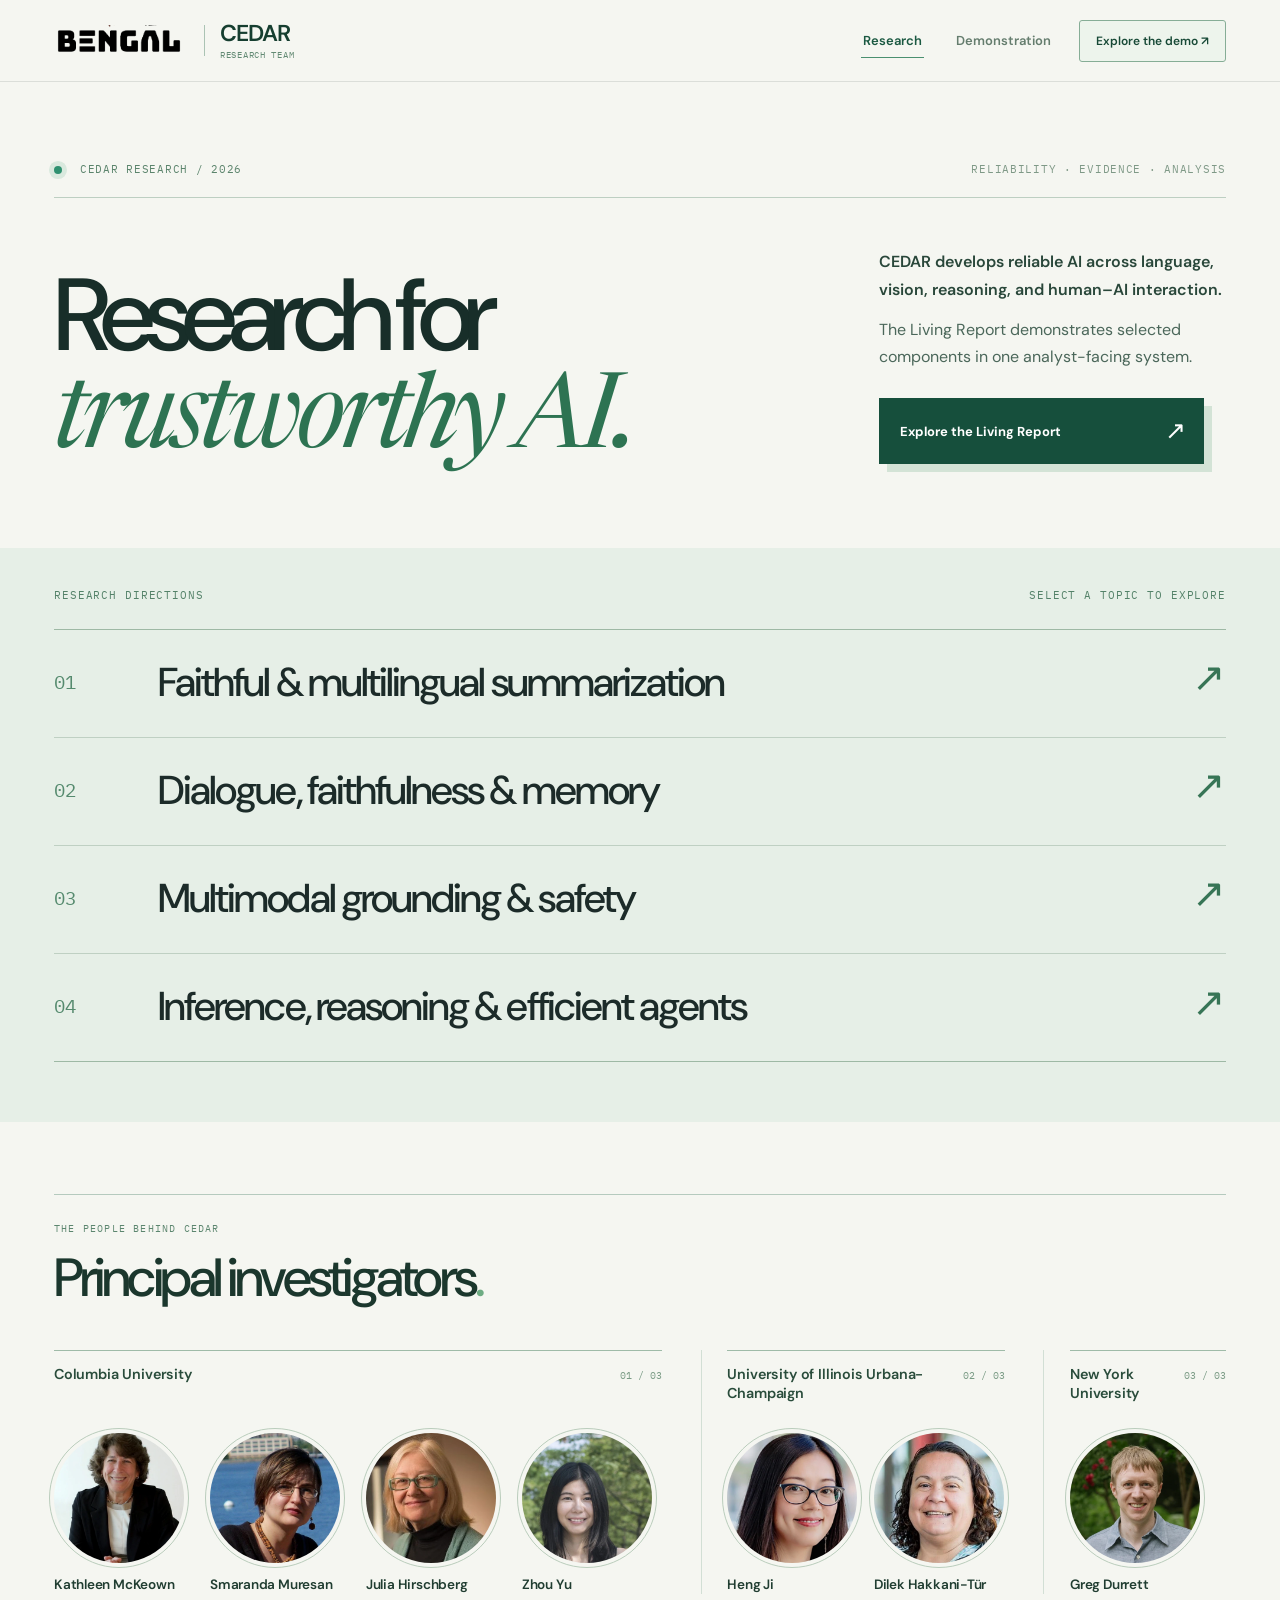
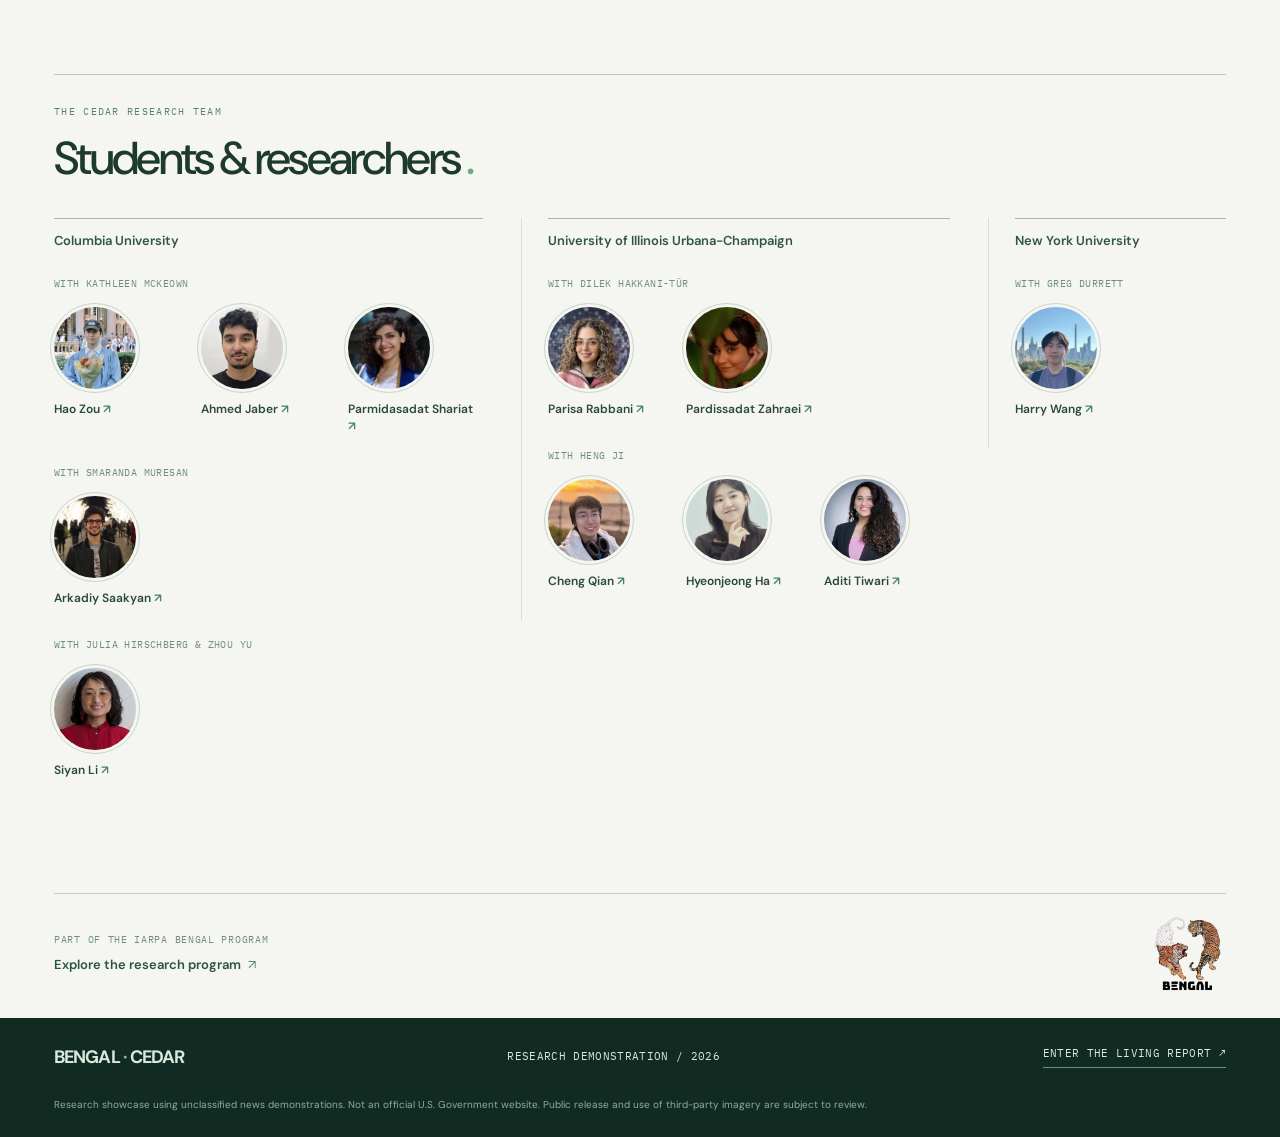
<file: index.html>
<!doctype html>
<html lang="en"><head><meta charset="utf-8"><meta name="viewport" content="width=device-width,initial-scale=1"><meta name="theme-color" content="#f5f5f0"><meta name="description" content="CEDAR is a Columbia, Illinois and NYU research collaboration investigating trustworthy, evidence-grounded AI. Explore the research and Living Report demonstration."><title>BENGAL · CEDAR — Research & Publications</title><link rel="icon" href="./assets/identity/favicon.png"><link rel="preconnect" href="https://fonts.googleapis.com"><link rel="preconnect" href="https://fonts.gstatic.com" crossorigin><link href="https://fonts.googleapis.com/css2?family=DM+Sans:wght@400;500;600;700&family=IBM+Plex+Mono:wght@400;500;600&family=Newsreader:opsz,wght@6..72,400;6..72,500;6..72,600&display=swap" rel="stylesheet"><link rel="stylesheet" href="./styles.css"><link rel="stylesheet" href="./v2.css?v=3.1-students"><script defer src="./home.js"></script></head>
<body class="home-page"><a class="skip-link" href="#main">Skip to research</a><header class="site-header cedar-header" id="top"><div class="page-width nav-inner"><a class="cedar-brand" href="./index.html" aria-label="CEDAR research home"><img src="./assets/identity/bengal-wordmark.png" width="379" height="86" alt="BENGAL"><span class="brand-divider" aria-hidden="true"></span><span class="brand-cedar">CEDAR<span class="brand-tiny">RESEARCH TEAM</span></span></a><nav class="cedar-main-nav" aria-label="Main navigation"><a class="active" href="./index.html" aria-current="page">Research</a><a href="./demo.html">Demonstration</a></nav><a class="nav-cta cedar-nav-cta" href="./demo.html">Explore the demo ↗</a></div></header>
<main id="main" class="home-content">
 <section class="home-opening page-width" aria-labelledby="home-title"><div class="home-eyebrow"><span class="signal-dot"></span> CEDAR RESEARCH / 2026 <span>RELIABILITY · EVIDENCE · ANALYSIS</span></div>
 <div class="home-open-grid"><div><h1 id="home-title">Research for<br><em>trustworthy AI.</em></h1></div><div class="home-descriptor"><p>CEDAR develops reliable AI across language, vision, reasoning, and human–AI interaction.</p><p>The Living Report demonstrates selected components in one analyst-facing system.</p><a class="home-action" href="./demo.html"><span>Explore the Living Report</span><b aria-hidden="true">↗</b></a></div></div>
 </section>
 <section class="home-research" id="research" aria-labelledby="research-title"><div class="page-width"><div class="home-register-kicker"><span>RESEARCH DIRECTIONS</span><span>SELECT A TOPIC TO EXPLORE</span></div><h2 id="research-title" class="sr-only">CEDAR research directions</h2>
 <div class="research-accordion">
  <article class="research-entry" id="research-summarization"><h3><button type="button" class="research-toggle" aria-expanded="false" aria-controls="research-panel-1"><span class="entry-num">01</span><span class="entry-title">Faithful &amp; multilingual summarization</span><span class="entry-icon" aria-hidden="true">↗</span></button></h3><div class="research-panel" id="research-panel-1" hidden><div class="entry-content"><p>Preserve supported facts while updating evolving reports across languages.</p><div class="research-details"><div class="paper-item"><span class="paper-venue">EMNLP 2026</span><a href="https://aclanthology.org/2026.emnlp-main.1876/" target="_blank" rel="noopener noreferrer">Detect, Remask, Repair: Diffusion Editing for Faithful Summarization of Evolving Contexts <span aria-hidden="true">↗</span></a></div><div class="paper-item"><span class="paper-venue">ICLR 2027 · Submission</span><a href="https://openreview.net/pdf?id=yxFkCh4T25" target="_blank" rel="noopener noreferrer">Finding the Parallels: A Path to Evaluating Summarization from Low-Resource Languages <span aria-hidden="true">↗</span></a></div><p class="research-in-progress"><span>ONGOING RESEARCH</span> Low-resource language summarization and framing.</p><a class="research-demo-link" href="./demo.html#report">See it in the demo ↗</a></div></div></div></article>
  <article class="research-entry" id="research-dialogue"><h3><button type="button" class="research-toggle" aria-expanded="false" aria-controls="research-panel-2"><span class="entry-num">02</span><span class="entry-title">Dialogue, faithfulness &amp; memory</span><span class="entry-icon" aria-hidden="true">↗</span></button></h3><div class="research-panel" id="research-panel-2" hidden><div class="entry-content"><p>Detect unsupported answers, examine uncertainty, and protect conversational memory.</p><div class="research-details"><div class="paper-item"><span class="paper-venue">EMNLP 2026</span><a href="https://aclanthology.org/2026.findings-emnlp.571/" target="_blank" rel="noopener noreferrer">MemGuard: Preventing Memory Contamination in Long-Term Memory-Augmented Large Language Models <span aria-hidden="true">↗</span></a></div><div class="paper-item"><span class="paper-venue">COLM 2026</span><a href="https://arxiv.org/abs/2610.00568" target="_blank" rel="noopener noreferrer">Emergent Unfaithfulness: How Alignment Training Causes Language Models to Silently Override Task Faithfulness <span aria-hidden="true">↗</span></a></div><div class="paper-item"><span class="paper-venue">EMNLP 2026</span><a href="https://arxiv.org/abs/2605.27721" target="_blank" rel="noopener noreferrer">UserHarness: Harnessing User Minds for Stronger Agent Theory-of-Mind <span aria-hidden="true">↗</span></a></div><p class="research-in-progress"><span>ONGOING RESEARCH</span> Dialogue auditing, confidence estimation, and multilingual memory.</p><a class="research-demo-link" href="./demo.html#dialogue">See it in the demo ↗</a></div></div></div></article>
  <article class="research-entry" id="research-evidence"><h3><button type="button" class="research-toggle" aria-expanded="false" aria-controls="research-panel-3"><span class="entry-num">03</span><span class="entry-title">Multimodal grounding &amp; safety</span><span class="entry-icon" aria-hidden="true">↗</span></button></h3><div class="research-panel" id="research-panel-3" hidden><div class="entry-content"><p>Connect visual information to evidence, study perception, and detect cross-modal risks.</p><div class="research-details"><div class="paper-item"><span class="paper-venue">ICML 2026 · Spotlight</span><a href="https://arxiv.org/abs/2607.21600" target="_blank" rel="noopener noreferrer">Securing Multimodal AI through Internal Information Decomposition <span aria-hidden="true">↗</span></a></div><div class="paper-item"><span class="paper-venue">NeurIPS 2026</span><a href="https://arxiv.org/pdf/2609.12078v1" target="_blank" rel="noopener noreferrer">Feature Recovery for Object Understanding Under Physical Transformation <span aria-hidden="true">↗</span></a></div><div class="paper-item"><span class="paper-venue">NeurIPS 2026</span><a href="https://openreview.net/pdf?id=NBGxbQl0VI" target="_blank" rel="noopener noreferrer">Mixture of Layers: Dynamic Layer Routing for Visual Reasoning <span aria-hidden="true">↗</span></a></div><div class="paper-item"><span class="paper-venue">NeurIPS 2026</span><a href="https://arxiv.org/pdf/2605.26396" target="_blank" rel="noopener noreferrer">Advancing Creative Physical Intelligence in Large Multimodal Models <span aria-hidden="true">↗</span></a></div><p class="research-in-progress"><span>ONGOING RESEARCH</span> Visual reasoning, robust perception, and multimodal memory.</p><a class="research-demo-link" href="./demo.html#visuals">See it in the demo ↗</a></div></div></div></article>
  <article class="research-entry" id="research-inference"><h3><button type="button" class="research-toggle" aria-expanded="false" aria-controls="research-panel-4"><span class="entry-num">04</span><span class="entry-title">Inference, reasoning &amp; efficient agents</span><span class="entry-icon" aria-hidden="true">↗</span></button></h3><div class="research-panel" id="research-panel-4" hidden><div class="entry-content"><p>Evaluate evidence-backed conclusions and plan when agents should seek more information.</p><div class="research-details"><div class="paper-item"><span class="paper-venue">COLM 2026</span><a href="https://proceedings.colm.cc/paper_files/paper/2026/file/ca0f5358dbadda74b3049711887e9ead-Paper-Conference.pdf" target="_blank" rel="noopener noreferrer">Sememe: Causal Modeling for Task-Aware Depth Pruning of Large Language Models <span aria-hidden="true">↗</span></a></div><div class="paper-item"><span class="paper-venue">COLM 2026</span><a href="https://arxiv.org/abs/2605.02910" target="_blank" rel="noopener noreferrer">CreativityBench: Evaluating Agent Creative Reasoning via Affordance-Based Tool Repurposing <span aria-hidden="true">↗</span></a></div><div class="paper-item"><span class="paper-venue">COLM 2026</span><a href="https://arxiv.org/abs/2607.21971" target="_blank" rel="noopener noreferrer">Teaching LLMs to Self-Evolve: Cultivating Core Meta-Skills with Reinforcement Learning <span aria-hidden="true">↗</span></a></div><p class="research-in-progress"><span>ONGOING RESEARCH</span> Evidence assessment, inference smoothing, agent calibration, and cost-aware information gathering. Publications forthcoming.</p></div></div></div></article>
 </div>
 </div></section>

 <section class="pi-section page-width" id="team" aria-labelledby="pi-title">
  <div class="pi-section-heading"><span class="pi-label">THE PEOPLE BEHIND CEDAR</span><h2 id="pi-title">Principal investigators<span class="pi-title-dot">.</span></h2></div>
  <div class="pi-institutions">
   <section class="pi-university pi-university-columbia" aria-labelledby="pi-columbia">
    <div class="pi-university-heading"><h3 id="pi-columbia">Columbia University</h3><span>01 / 03</span></div>
    <div class="pi-people">
     <article class="pi-profile"><a class="pi-photo-link" href="https://www.cs.columbia.edu/~kathy/" target="_blank" rel="noopener noreferrer" aria-label="Kathleen McKeown — personal homepage"><img src="./assets/people/mckeown.webp" width="440" height="440" alt="Kathleen McKeown" loading="lazy"></a><a class="pi-name" href="https://www.cs.columbia.edu/~kathy/" target="_blank" rel="noopener noreferrer">Kathleen McKeown<span aria-hidden="true">↗</span></a></article>
     <article class="pi-profile"><a class="pi-photo-link" href="https://www.cs.columbia.edu/~smara/" target="_blank" rel="noopener noreferrer" aria-label="Smaranda Muresan — personal homepage"><img src="./assets/people/muresan.webp" width="440" height="440" alt="Smaranda Muresan" loading="lazy"></a><a class="pi-name" href="https://www.cs.columbia.edu/~smara/" target="_blank" rel="noopener noreferrer">Smaranda Muresan<span aria-hidden="true">↗</span></a></article>
     <article class="pi-profile"><a class="pi-photo-link" href="https://www.cs.columbia.edu/~julia/" target="_blank" rel="noopener noreferrer" aria-label="Julia Hirschberg — personal homepage"><img src="./assets/people/hirschberg.webp" width="440" height="440" alt="Julia Hirschberg" loading="lazy"></a><a class="pi-name" href="https://www.cs.columbia.edu/~julia/" target="_blank" rel="noopener noreferrer">Julia Hirschberg<span aria-hidden="true">↗</span></a></article>
     <article class="pi-profile"><a class="pi-photo-link" href="https://www.cs.columbia.edu/~zhouyu/" target="_blank" rel="noopener noreferrer" aria-label="Zhou Yu — personal homepage"><img src="./assets/people/yu.webp" width="440" height="440" alt="Zhou Yu" loading="lazy"></a><a class="pi-name" href="https://www.cs.columbia.edu/~zhouyu/" target="_blank" rel="noopener noreferrer">Zhou Yu<span aria-hidden="true">↗</span></a></article>
    </div>
   </section>
   <section class="pi-university pi-university-illinois" aria-labelledby="pi-illinois">
    <div class="pi-university-heading"><h3 id="pi-illinois">University of Illinois Urbana-Champaign</h3><span>02 / 03</span></div>
    <div class="pi-people">
     <article class="pi-profile"><a class="pi-photo-link" href="https://blender.cs.illinois.edu/hengji.html" target="_blank" rel="noopener noreferrer" aria-label="Heng Ji — personal homepage"><img src="./assets/people/ji.webp" width="440" height="440" alt="Heng Ji" loading="lazy"></a><a class="pi-name" href="https://blender.cs.illinois.edu/hengji.html" target="_blank" rel="noopener noreferrer">Heng Ji<span aria-hidden="true">↗</span></a></article>
     <article class="pi-profile"><a class="pi-photo-link" href="https://siebelschool.illinois.edu/about/people/all-faculty/dilek" target="_blank" rel="noopener noreferrer" aria-label="Dilek Hakkani-Tür — personal homepage"><img src="./assets/people/hakkani-tur.webp" width="440" height="440" alt="Dilek Hakkani-Tür" loading="lazy"></a><a class="pi-name" href="https://siebelschool.illinois.edu/about/people/all-faculty/dilek" target="_blank" rel="noopener noreferrer">Dilek Hakkani-Tür<span aria-hidden="true">↗</span></a></article>
    </div>
   </section>
   <section class="pi-university pi-university-nyu" aria-labelledby="pi-nyu">
    <div class="pi-university-heading"><h3 id="pi-nyu">New York University</h3><span>03 / 03</span></div>
    <div class="pi-people">
     <article class="pi-profile"><a class="pi-photo-link" href="https://gregdurrett.github.io/" target="_blank" rel="noopener noreferrer" aria-label="Greg Durrett — personal homepage"><img src="./assets/people/durrett.webp" width="440" height="440" alt="Greg Durrett" loading="lazy"></a><a class="pi-name" href="https://gregdurrett.github.io/" target="_blank" rel="noopener noreferrer">Greg Durrett<span aria-hidden="true">↗</span></a></article>
    </div>
   </section>
  </div>
 </section>
 
    <!-- CEDAR_STUDENT_DIRECTORY_V31 -->

    <section class="cedar-students page-width"
             id="students"
             aria-labelledby="students-heading">

      <div class="cedar-students-header">
        <div>
          <span class="cedar-students-kicker">
            THE CEDAR RESEARCH TEAM
          </span>

          <h2 id="students-heading">
            Students &amp; researchers
            <span class="pi-title-dot">.</span>
          </h2>
        </div>

      </div>

      <div class="cedar-student-institutions">
        
        <section class="cedar-student-institution"
                 data-campus="columbia">
          <h3>Columbia University</h3>
          
            <div class="cedar-student-group">
              <p class="cedar-student-group-label">
                WITH KATHLEEN MCKEOWN
              </p>

              <div class="cedar-student-people">
                
                <article class="cedar-student-profile">
                  <a class="cedar-student-portrait"
                     href="https://haozou-official.github.io/"
                     target="_blank"
                     rel="noopener noreferrer"
                     aria-label="Hao Zou profile">
                    <img src="./assets/people/student-hao-zou.jpg"
                         alt="Hao Zou"
                         width="560"
                         height="560"
                         loading="lazy">
                  </a>

                  <a class="cedar-student-name"
                     href="https://haozou-official.github.io/"
                     target="_blank"
                     rel="noopener noreferrer">
                    Hao Zou <span aria-hidden="true">↗</span>
                  </a>
                </article>
                
                <article class="cedar-student-profile">
                  <a class="cedar-student-portrait"
                     href="https://www.linkedin.com/in/ajaber/"
                     target="_blank"
                     rel="noopener noreferrer"
                     aria-label="Ahmed Jaber profile">
                    <img src="./assets/people/student-ahmed-jaber.jpg"
                         alt="Ahmed Jaber"
                         width="560"
                         height="560"
                         loading="lazy">
                  </a>

                  <a class="cedar-student-name"
                     href="https://www.linkedin.com/in/ajaber/"
                     target="_blank"
                     rel="noopener noreferrer">
                    Ahmed Jaber <span aria-hidden="true">↗</span>
                  </a>
                </article>
                
                <article class="cedar-student-profile">
                  <a class="cedar-student-portrait"
                     href="https://www.linkedin.com/in/parmidashariat/"
                     target="_blank"
                     rel="noopener noreferrer"
                     aria-label="Parmidasadat Shariat profile">
                    <img src="./assets/people/student-parmida-shariat.jpg"
                         alt="Parmidasadat Shariat"
                         width="560"
                         height="560"
                         loading="lazy">
                  </a>

                  <a class="cedar-student-name"
                     href="https://www.linkedin.com/in/parmidashariat/"
                     target="_blank"
                     rel="noopener noreferrer">
                    Parmidasadat Shariat <span aria-hidden="true">↗</span>
                  </a>
                </article>
                
              </div>
            </div>
            
            <div class="cedar-student-group">
              <p class="cedar-student-group-label">
                WITH SMARANDA MURESAN
              </p>

              <div class="cedar-student-people">
                
                <article class="cedar-student-profile">
                  <a class="cedar-student-portrait"
                     href="https://asaakyan.github.io/"
                     target="_blank"
                     rel="noopener noreferrer"
                     aria-label="Arkadiy Saakyan profile">
                    <img src="./assets/people/student-arkadiy-saakyan.jpg"
                         alt="Arkadiy Saakyan"
                         width="560"
                         height="560"
                         loading="lazy">
                  </a>

                  <a class="cedar-student-name"
                     href="https://asaakyan.github.io/"
                     target="_blank"
                     rel="noopener noreferrer">
                    Arkadiy Saakyan <span aria-hidden="true">↗</span>
                  </a>
                </article>
                
              </div>
            </div>
            
            <div class="cedar-student-group">
              <p class="cedar-student-group-label">
                WITH JULIA HIRSCHBERG &AMP; ZHOU YU
              </p>

              <div class="cedar-student-people">
                
                <article class="cedar-student-profile">
                  <a class="cedar-student-portrait"
                     href="https://siyan-sylvia-li.com/"
                     target="_blank"
                     rel="noopener noreferrer"
                     aria-label="Siyan Li profile">
                    <img src="./assets/people/student-siyan-li.jpg"
                         alt="Siyan Li"
                         width="560"
                         height="560"
                         loading="lazy">
                  </a>

                  <a class="cedar-student-name"
                     href="https://siyan-sylvia-li.com/"
                     target="_blank"
                     rel="noopener noreferrer">
                    Siyan Li <span aria-hidden="true">↗</span>
                  </a>
                </article>
                
              </div>
            </div>
            
        </section>
        
        <section class="cedar-student-institution"
                 data-campus="illinois">
          <h3>University of Illinois Urbana-Champaign</h3>
          
            <div class="cedar-student-group">
              <p class="cedar-student-group-label">
                WITH DILEK HAKKANI-TÜR
              </p>

              <div class="cedar-student-people">
                
                <article class="cedar-student-profile">
                  <a class="cedar-student-portrait"
                     href="https://ladypary.github.io/"
                     target="_blank"
                     rel="noopener noreferrer"
                     aria-label="Parisa Rabbani profile">
                    <img src="./assets/people/student-parisa-rabbani.jpg"
                         alt="Parisa Rabbani"
                         width="560"
                         height="560"
                         loading="lazy">
                  </a>

                  <a class="cedar-student-name"
                     href="https://ladypary.github.io/"
                     target="_blank"
                     rel="noopener noreferrer">
                    Parisa Rabbani <span aria-hidden="true">↗</span>
                  </a>
                </article>
                
                <article class="cedar-student-profile">
                  <a class="cedar-student-portrait"
                     href="https://pardissz.github.io/"
                     target="_blank"
                     rel="noopener noreferrer"
                     aria-label="Pardissadat Zahraei profile">
                    <img src="./assets/people/student-pardissadat-zahraei.jpg"
                         alt="Pardissadat Zahraei"
                         width="560"
                         height="560"
                         loading="lazy">
                  </a>

                  <a class="cedar-student-name"
                     href="https://pardissz.github.io/"
                     target="_blank"
                     rel="noopener noreferrer">
                    Pardissadat Zahraei <span aria-hidden="true">↗</span>
                  </a>
                </article>
                
              </div>
            </div>
            
            <div class="cedar-student-group">
              <p class="cedar-student-group-label">
                WITH HENG JI
              </p>

              <div class="cedar-student-people">
                
                <article class="cedar-student-profile">
                  <a class="cedar-student-portrait"
                     href="https://qiancheng0.github.io/"
                     target="_blank"
                     rel="noopener noreferrer"
                     aria-label="Cheng Qian profile">
                    <img src="./assets/people/student-cheng-qian.jpg"
                         alt="Cheng Qian"
                         width="560"
                         height="560"
                         loading="lazy">
                  </a>

                  <a class="cedar-student-name"
                     href="https://qiancheng0.github.io/"
                     target="_blank"
                     rel="noopener noreferrer">
                    Cheng Qian <span aria-hidden="true">↗</span>
                  </a>
                </article>
                
                <article class="cedar-student-profile">
                  <a class="cedar-student-portrait"
                     href="https://hyeonjeongha.github.io/"
                     target="_blank"
                     rel="noopener noreferrer"
                     aria-label="Hyeonjeong Ha profile">
                    <img src="./assets/people/student-hyeonjeong-ha.jpg"
                         alt="Hyeonjeong Ha"
                         width="560"
                         height="560"
                         loading="lazy">
                  </a>

                  <a class="cedar-student-name"
                     href="https://hyeonjeongha.github.io/"
                     target="_blank"
                     rel="noopener noreferrer">
                    Hyeonjeong Ha <span aria-hidden="true">↗</span>
                  </a>
                </article>
                
                <article class="cedar-student-profile">
                  <a class="cedar-student-portrait"
                     href="https://adititiwari19.github.io/"
                     target="_blank"
                     rel="noopener noreferrer"
                     aria-label="Aditi Tiwari profile">
                    <img src="./assets/people/student-aditi-tiwari.jpg"
                         alt="Aditi Tiwari"
                         width="560"
                         height="560"
                         loading="lazy">
                  </a>

                  <a class="cedar-student-name"
                     href="https://adititiwari19.github.io/"
                     target="_blank"
                     rel="noopener noreferrer">
                    Aditi Tiwari <span aria-hidden="true">↗</span>
                  </a>
                </article>
                
              </div>
            </div>
            
        </section>
        
        <section class="cedar-student-institution"
                 data-campus="nyu">
          <h3>New York University</h3>
          
            <div class="cedar-student-group">
              <p class="cedar-student-group-label">
                WITH GREG DURRETT
              </p>

              <div class="cedar-student-people">
                
                <article class="cedar-student-profile">
                  <a class="cedar-student-portrait"
                     href="https://www.linkedin.com/in/harry-wang-575220381/"
                     target="_blank"
                     rel="noopener noreferrer"
                     aria-label="Harry Wang profile">
                    <img src="./assets/people/student-harry-wang.jpg"
                         alt="Harry Wang"
                         width="560"
                         height="560"
                         loading="lazy">
                  </a>

                  <a class="cedar-student-name"
                     href="https://www.linkedin.com/in/harry-wang-575220381/"
                     target="_blank"
                     rel="noopener noreferrer">
                    Harry Wang <span aria-hidden="true">↗</span>
                  </a>
                </article>
                
              </div>
            </div>
            
        </section>
        
      </div>
    </section>
    <section class="cedar-program-mark page-width" aria-label="BENGAL program context">
  <div class="cedar-program-copy"><span>PART OF THE IARPA BENGAL PROGRAM</span><a href="https://www.iarpa.gov/research-programs/bengal" target="_blank" rel="noopener noreferrer">Explore the research program <b aria-hidden="true">↗</b></a></div>
  <img src="./assets/identity/bengal-tigers.png" alt="BENGAL program tiger illustration" loading="lazy">
 </section>
</main><footer class="home-footer"><div class="page-width home-footer-grid"><span>BENGAL <b>·</b> CEDAR</span><span>RESEARCH DEMONSTRATION / 2026</span><a href="./demo.html">ENTER THE LIVING REPORT ↗</a></div><div class="page-width home-disclaimer">Research showcase using unclassified news demonstrations. Not an official U.S. Government website. Public release and use of third-party imagery are subject to review.</div></footer></body></html>
</file>
<file: styles.css>
:root{
  --paper:#f5f5f0;--white:#fffefa;--ink:#1c2b29;--muted:#6b7873;--line:#d8dfd8;--forest:#164c3f;--forest-light:#255f51;--soft:#e8efeb;--dark:#152c28;--mono:'IBM Plex Mono',ui-monospace,monospace;--sans:'DM Sans',Arial,sans-serif;--serif:'Newsreader',Georgia,serif;
}
*{box-sizing:border-box}
html{scroll-behavior:smooth;scroll-padding-top:84px}
body{margin:0;background:var(--paper);color:var(--ink);font-family:var(--sans);-webkit-font-smoothing:antialiased;overflow-x:hidden}
button,a{ -webkit-tap-highlight-color:transparent}
a{color:inherit;text-decoration:none} button{font:inherit}
button:focus-visible,a:focus-visible{outline:3px solid #5aab94;outline-offset:4px}
::selection{background:#bddbd0;color:#172c27}
.page-width{width:min(100% - 108px,1330px);margin-inline:auto}
.scroll-progress{position:fixed;height:3px;left:0;top:0;width:100%;transform:scaleX(0);transform-origin:left center;background:#609d89;z-index:50;pointer-events:none}
.skip-link{position:fixed;top:-80px;left:15px;padding:12px 20px;background:#fff;z-index:120}.skip-link:focus{top:15px}
.site-header{height:80px;position:sticky;top:0;z-index:40;background:rgba(245,245,240,.96);border-bottom:1px solid rgba(26,49,43,.12);backdrop-filter:blur(16px)}
.nav-inner{height:100%;display:flex;align-items:center;gap:38px}
.brand{display:inline-flex;align-items:center;gap:11px;white-space:nowrap}
.brand-name{font-weight:700;font-size:26px;letter-spacing:-.095em}.brand-dot{color:#36836b}.brand-emblem{width:25px;height:27px;display:flex;align-items:flex-end;gap:3px;transform:skew(-9deg)}.brand-emblem span{width:6px;background:var(--forest);display:block;border-radius:1px}.brand-emblem span:nth-child(1){height:16px}.brand-emblem span:nth-child(2){height:26px}.brand-emblem span:nth-child(3){height:21px}
.desktop-nav{display:flex;align-items:center;justify-content:center;gap:30px;margin-left:auto}.desktop-nav a{font-size:13px;color:#52635d;font-weight:600;transition:color .2s}.desktop-nav a:hover,.desktop-nav a.is-current{color:var(--forest)}.desktop-nav a.is-current::after{content:'';height:3px;background:var(--forest);display:block;margin-top:5px}
.nav-cta{background:var(--forest);color:#fff;padding:13px 16px;display:inline-flex;align-items:center;gap:24px;border:1px solid var(--forest);font-size:12px;font-weight:600;white-space:nowrap;transition:background .2s,transform .2s}.nav-cta:hover{background:#286f59;transform:translateY(-1px)}.nav-cta span{font-size:17px}
.menu-toggle{display:none;border:0;background:none;width:42px;height:38px;align-items:center;justify-content:center;flex-direction:column;gap:7px;cursor:pointer}.menu-toggle span{width:23px;height:2px;background:var(--ink)}.mobile-nav{display:none}
.opening{position:relative;overflow:hidden;padding:80px 0 27px;background:var(--paper)}.opening-ornament{position:absolute;right:0;top:0;height:240px;width:25%;border-left:1px solid #e3e8e2;pointer-events:none;display:flex;align-items:flex-start;justify-content:space-between;padding:22px 35px 0 25px;font:9px var(--mono);color:#a1aaa2;letter-spacing:.05em;transform:rotate(0deg)}.opening-ornament:before,.opening-ornament:after{content:'';position:absolute;right:20px;top:84px;height:1px;width:260px;transform:rotate(-28deg);background:rgba(25,71,55,.05)}.opening-ornament:after{top:116px}.opening-ornament span:last-child{writing-mode:vertical-rl}
.eyebrow{font-family:var(--mono);font-size:10px;letter-spacing:.095em;color:var(--forest);font-weight:500;display:flex;align-items:center;gap:13px}.eyebrow-rule{height:1px;width:29px;background:#a1b9a9}.live-mark{height:7px;width:7px;background:#48977b;border-radius:50%;box-shadow:0 0 0 4px #dcece3}
.opening-grid{display:grid;grid-template-columns:minmax(0,1.65fr) minmax(300px,.65fr);gap:45px;align-items:end;margin-top:52px;margin-bottom:67px}
.opening h1{margin:0;font-size:clamp(64px,7.05vw,123px);line-height:.94;letter-spacing:-.085em;font-weight:500;max-width:1050px}.opening h1 em{font-family:var(--serif);font-weight:400;letter-spacing:-.065em;color:var(--forest);white-space:nowrap}
.opening-side{padding-left:14px;padding-bottom:7px}.opening-side p{font-size:16px;line-height:1.85;max-width:350px;margin:0 0 36px;color:#566862}.round-link{display:flex;align-items:center;gap:15px;font-size:13px;font-weight:700;color:var(--forest);width:max-content}.round-link .round-arrow{border:1px solid #b8c9bf;border-radius:50%;width:43px;height:43px;display:grid;place-items:center;font-size:22px;transition:background .25s,color .25s,transform .25s}.round-link:hover .round-arrow{background:var(--forest);color:white;transform:rotate(-45deg)}
.opening-visual{border:1px solid #ccd6cd;background:#fff;box-shadow:0 18px 65px rgba(31,54,44,.08);position:relative}.figure-topline,.figure-bottomline{font:10px var(--mono);letter-spacing:.05em;color:#75837b;display:flex;align-items:center;justify-content:space-between;gap:25px}.figure-topline{padding:15px 19px;border-bottom:1px solid #e7ece8;background:#fff}.figure-bottomline{padding:18px 21px;background:#fafbf9;border-top:1px solid #e8ece8}.image-button{display:block;width:100%;padding:0;margin:0;border:0;background:transparent;text-align:left;cursor:zoom-in;overflow:hidden}.image-button img{display:block;width:100%;height:auto;transition:transform .65s cubic-bezier(.2,.8,.2,1),filter .4s}.image-button:hover img{transform:scale(1.018)}.opening .image-button img{aspect-ratio:2048/997;object-fit:cover}
.opening-foot{display:flex;justify-content:space-between;margin-top:22px;font:10px var(--mono);color:#87958b;letter-spacing:.05em}.opening-foot span span{color:var(--forest);font-size:14px}
.section-index{display:flex;gap:18px;align-items:center;font:10px var(--mono);letter-spacing:.09em;font-weight:600;color:var(--forest);white-space:nowrap}.section-index span:first-child{width:35px;color:#87958e}.section-index::after{content:'';height:1px;flex:1;background:var(--line);margin-left:10px}
.thesis{padding-top:138px;padding-bottom:110px}.thesis-grid{display:grid;grid-template-columns:1.28fr .62fr;gap:90px;padding-top:63px}.thesis h2{font-size:clamp(47px,5.1vw,88px);font-weight:500;line-height:1.09;letter-spacing:-.065em;margin:0}.thesis h2 i{font-family:var(--serif);font-weight:400;color:var(--forest)}.thesis-copy{padding-top:15px}.thesis-copy p{font-size:15px;line-height:1.9;color:#5e6d65;margin:0 0 20px}.principle{font:10px var(--mono);letter-spacing:.04em;color:var(--forest);padding-top:25px;margin-top:38px;border-top:1px solid #cdd9d0;line-height:2}.principle span{display:block;font-weight:700;letter-spacing:.05em}.hairline{height:1px;width:100%;background:var(--line);margin-top:95px}
.chapter{padding:112px 0}.chapter-heading{display:flex;justify-content:space-between;align-items:end;gap:65px;margin:55px 0 65px}.chapter-heading h2,.evidence-heading h2{font-size:clamp(53px,6vw,96px);line-height:1.01;letter-spacing:-.07em;font-weight:500;margin:0;max-width:850px}.chapter-heading h2 em,.evidence-heading h2 em{font-family:var(--serif);font-style:italic;font-weight:400;letter-spacing:-.045em;color:var(--forest)}.chapter-heading>p,.evidence-heading>p{width:min(100%,320px);font-size:15px;line-height:1.87;color:var(--muted);margin:0 4px 5px 0}
.report-chapter{background:#e9eeea;padding-top:98px;padding-bottom:120px}.report-chapter .section-index::after{background:#ccd6cd}
.story-workspace{display:grid;grid-template-columns:355px minmax(0,1fr);border:1px solid #cddad1;background:#f6f8f5;min-height:675px;box-shadow:0 22px 70px rgba(27,52,42,.06)}
.story-left{padding:29px 0 25px;border-right:1px solid #d1ddd3;display:flex;flex-direction:column}.story-kicker{font:10px var(--mono);color:#456858;letter-spacing:.08em;margin:0 30px 26px;display:flex;justify-content:space-between}.story-kicker span{font-size:15px}.timeline-list{display:flex;flex-direction:column}.timeline-item{cursor:pointer;background:transparent;border:0;border-top:1px solid #e2e9e2;display:grid;grid-template-columns:12px 72px 1fr 22px;align-items:center;gap:9px;text-align:left;padding:19px 25px;color:#6a7970;transition:background .2s,color .2s}.timeline-item:last-child{border-bottom:1px solid #e2e9e2}.timeline-item:hover{background:#ebf3ed;color:var(--forest)}.timeline-item.active{background:#dce9de;color:#1b5c45}.timeline-dot{width:7px;height:7px;border:1px solid #95a69b;border-radius:50%}.timeline-item.active .timeline-dot{border:0;background:#25765a;box-shadow:0 0 0 4px #c6dacd}.timeline-date,.timeline-id{font:10px var(--mono);white-space:nowrap}.timeline-name{font-size:12px;font-weight:600}.timeline-id{text-align:right;opacity:.65}.story-detail{margin:auto 29px 0;padding-top:40px}.story-detail-label{display:flex;align-items:center;gap:13px;color:#277157;font:10px var(--mono);letter-spacing:.065em}.story-detail-label span:first-child{background:#277157;color:#fff;padding:6px 9px}.story-detail h3{font-size:24px;line-height:1.21;letter-spacing:-.035em;font-weight:600;margin:18px 0 10px}.story-detail p{font-size:13px;color:#65766b;line-height:1.76;margin:0;min-height:90px}
.story-right{display:flex;flex-direction:column;min-width:0;padding:22px 23px 23px}.figure-topline.dark{background:transparent;padding:8px 3px 14px;color:#5d7569;border-bottom:0}.story-image{background:#fff;border:1px solid #ced9d1;box-shadow:0 8px 25px #1b3d300e}.story-image img{aspect-ratio:2048/997;object-fit:cover}.story-note{margin-top:auto;padding:24px 10px 2px;display:flex;gap:20px;align-items:flex-start}.story-note p{color:#576e60;font-size:13px;line-height:1.8;max-width:565px;margin:0}.story-note .removed{color:#a64741}.story-note .added{color:#2b618a}.arrow-sigil{font:36px var(--serif);line-height:1;color:#507a69}
.evidence-chapter{padding-top:132px;padding-bottom:140px}.evidence-heading{display:grid;grid-template-columns:minmax(0,1fr) 320px;gap:70px;align-items:end;margin-top:52px;margin-bottom:62px}.evidence-visual{position:relative;margin-left:110px;background:#e1e7e1;padding:28px 28px 0}.evidence-visual .image-button{background:#fff;border:1px solid #d0d9d0;box-shadow:0 18px 35px #324e4017}.evidence-stamp{position:absolute;left:-110px;top:30px;width:100px;display:flex;flex-direction:column;font:10px var(--mono);color:var(--forest);line-height:1.5;letter-spacing:.04em}.evidence-stamp .stamp-arrow{font:52px var(--serif);line-height:1.5}.under-figure{display:flex;justify-content:space-between;padding:20px 0 24px;font:10px var(--mono);color:#6c8471;letter-spacing:.035em}
.beyond-chapter{background:var(--dark);color:#f2f4ed;padding-bottom:130px}.beyond-chapter .section-index{color:#b6d8c6}.beyond-chapter .section-index span:first-child{color:#799d8b}.beyond-chapter .section-index::after{background:#3c554a}.beyond-chapter .chapter-heading h2 em{color:#b7d9c7}.beyond-chapter .chapter-heading>p{color:#aebfb5}.split-stories{display:grid;grid-template-columns:1fr 1fr;gap:28px}.split-story{background:#1d3831;border:1px solid #35554a;padding:32px 32px 26px;display:flex;flex-direction:column;min-width:0}.split-tag{color:#a4d0b8;font:10px var(--mono);letter-spacing:.08em;margin-bottom:24px}.split-story h3{font-weight:500;letter-spacing:-.05em;line-height:1.1;font-size:clamp(30px,3.4vw,50px);margin:0 0 17px}.split-story p{color:#b7c8bd;line-height:1.85;font-size:14px;max-width:500px;margin:0 0 38px;min-height:76px}.split-image{margin-top:auto;border:1px solid #608074;background:#fff}.split-image img{aspect-ratio:2.05;object-fit:cover}.split-caption{font:10px var(--mono);color:#89af9b;letter-spacing:.065em;padding-top:18px}
.dialogue-chapter{background:var(--paper);padding-top:145px;padding-bottom:138px}.dialogue-module{margin-top:35px;border:1px solid #cbd8cf;background:#fffefa;box-shadow:0 15px 45px #1e4c3810}.dialogue-controls{display:grid;grid-template-columns:repeat(4,1fr);border-bottom:1px solid #d8e2d8}.dialogue-tab{cursor:pointer;background:#f0f2ee;border:0;border-right:1px solid #d8e2d8;padding:23px 23px;display:flex;align-items:center;gap:14px;color:#66766a;font-size:14px;font-weight:600;text-align:left}.dialogue-tab:last-child{border-right:0}.dialogue-tab span{font:10px var(--mono);opacity:.7}.dialogue-tab.active{background:#fffefa;color:var(--forest);box-shadow:inset 0 3px var(--forest)}.dialogue-tab:not(.active):hover{background:#e8eee8;color:#275c4c}
.dialogue-body{padding:48px;display:grid;grid-template-columns:minmax(240px,.7fr) minmax(0,1.3fr);align-items:center;gap:60px;min-height:520px}.dialogue-copy{align-self:stretch;display:flex;flex-direction:column;justify-content:center}.dialogue-label{font:10px var(--mono);letter-spacing:.065em;color:#40846a}.dialogue-copy h3{font-size:clamp(33px,4vw,62px);line-height:1.08;letter-spacing:-.07em;font-weight:500;margin:23px 0 25px;max-width:430px}.dialogue-copy p{color:#687a6f;line-height:1.92;font-size:15px;max-width:430px;margin:0}.dialogue-counter{margin-top:auto;padding-top:42px;display:flex;gap:18px;align-items:center;color:#4c7664;font:10px var(--mono)}.count-line{flex:1;background:#d9e5dc;height:2px;max-width:150px}.count-line span{display:block;background:var(--forest);height:100%;width:25%;transition:width .3s}.dialogue-image{max-height:440px;border:1px solid #dce6df;background:#e7ece7;box-shadow:0 10px 42px #274b3917;display:flex;align-items:center;justify-content:center}.dialogue-image img{height:440px;max-height:100%;width:100%;object-fit:contain;object-position:center;transform:none !important}
.closing-statement{padding:0 0 132px}.closing-line{height:1px;background:#bacac0}.closing-statement .reveal{padding:64px 0 82px;display:grid;grid-template-columns:230px 1fr;gap:40px}.closing-kicker{font:11px var(--mono);color:var(--forest);padding-top:11px}.closing-statement p{font-size:clamp(49px,5.2vw,85px);line-height:1.14;letter-spacing:-.072em;font-weight:500;margin:0}.closing-statement p em{color:var(--forest);font-family:var(--serif);font-weight:400}
.research-chapter{background:#e1eae2;padding:100px 0 115px}.research-grid{display:grid;grid-template-columns:1fr 1fr;gap:110px}.research-chapter .section-index::after{display:none}.research-left h2{font-size:clamp(75px,8vw,130px);font-weight:500;letter-spacing:-.09em;line-height:.93;margin:60px 0 0}.research-left h2 em{font-family:var(--serif);font-weight:400;color:var(--forest)}.research-right{padding-top:59px}.research-right p{color:#51685b;font-size:17px;line-height:1.86;margin:0 0 26px;max-width:535px}.research-meta{border-top:1px solid #b6cab9;padding-top:24px;margin-top:43px;display:flex;flex-direction:column;gap:12px;color:#486956;font:10px var(--mono);letter-spacing:.045em}
.footer{background:#10241f;color:#e6eee6;padding:68px 0 40px}.footer-upper{display:flex;align-items:center;justify-content:space-between;padding-bottom:65px}.footer-brand{font-size:78px;font-weight:700;letter-spacing:-.11em;line-height:1}.footer-brand span{color:#91d0b4}.back-to-top{font:12px var(--mono);color:#a7cfb8}.footer-lower{display:flex;justify-content:space-between;gap:35px;border-top:1px solid #3a5147;padding-top:25px;color:#9bb3a5;font:10px var(--mono);letter-spacing:.05em}.footer-disclaimer{font-size:11px;line-height:1.7;color:#7f9c8c;margin-top:50px;max-width:700px}
.image-dialog{position:fixed;max-width:min(96vw,1600px);max-height:94vh;width:min(96vw,1600px);padding:0;border:1px solid #c9d9ca;background:#f6f7f3;color:var(--ink);box-shadow:0 25px 100px #091e1999}.image-dialog::backdrop{background:rgba(10,26,21,.83);backdrop-filter:blur(4px)}.dialog-top{display:flex;justify-content:space-between;align-items:center;gap:10px;padding:16px 20px;font:10px var(--mono);color:#597468;letter-spacing:.06em;border-bottom:1px solid #d8e3d8}.dialog-top button{background:none;border:0;font:12px var(--mono);cursor:pointer;color:var(--forest);font-weight:600}.dialog-image-wrap{overflow:auto;max-height:75vh;display:flex;justify-content:center;align-items:center;padding:18px}.dialog-image-wrap img{display:block;max-width:100%;max-height:72vh;width:auto;height:auto;object-fit:contain}.image-dialog p{font-size:12px;line-height:1.5;color:#617568;margin:0;padding:0 20px 18px}
.reveal{opacity:0;transform:translateY(20px);transition:opacity .8s ease,transform .8s cubic-bezier(.2,.78,.2,1)}.reveal.visible{opacity:1;transform:translateY(0)}
@media (max-width:1200px){.page-width{width:min(100% - 64px,1170px)}.desktop-nav{gap:17px}.desktop-nav a{font-size:12px}.nav-inner{gap:18px}.nav-cta{gap:10px}.opening-grid{grid-template-columns:1.45fr .75fr}.opening h1{font-size:clamp(58px,6.6vw,103px)}.thesis-grid{gap:35px}.story-workspace{grid-template-columns:300px 1fr}.timeline-item{padding-left:14px;padding-right:14px;grid-template-columns:10px 62px 1fr 20px;gap:5px}}
@media (max-width:900px){.desktop-nav,.nav-cta{display:none}.nav-inner{justify-content:space-between}.menu-toggle{display:flex}.mobile-nav:not([hidden]){display:flex;position:absolute;top:80px;left:0;right:0;flex-direction:column;gap:0;background:#f5f5f0;box-shadow:0 14px 25px #213e301c;border-bottom:1px solid var(--line);padding:14px 32px 25px}.mobile-nav a{font-weight:600;font-size:15px;padding:13px 0;border-bottom:1px solid #e0e6e0}.opening-grid{grid-template-columns:1fr;gap:25px}.opening h1{font-size:clamp(55px,9vw,96px)}.opening-side{padding:0;display:flex;justify-content:space-between;align-items:center;gap:40px}.opening-side p{margin:0;max-width:570px}.thesis-grid{grid-template-columns:1fr;gap:25px}.thesis h2{max-width:700px}.thesis-copy{max-width:670px}.chapter-heading,.evidence-heading{display:block}.chapter-heading>p,.evidence-heading>p{margin-top:30px;width:100%;max-width:600px}.story-workspace{grid-template-columns:1fr}.story-left{border-right:0;border-bottom:1px solid #d1ddd3}.timeline-list{display:grid;grid-template-columns:repeat(5,minmax(0,1fr));padding:0 15px}.timeline-item{display:flex;flex-direction:column;gap:8px;text-align:center;padding:12px 6px;min-height:96px;border-bottom:1px solid #e2e9e2}.timeline-id{display:none}.timeline-date{font-size:9px}.timeline-name{font-size:11px}.story-detail{margin:30px 25px 0;padding:0}.story-detail p{min-height:0}.evidence-visual{margin-left:0}.evidence-stamp{display:none}.dialogue-body{gap:28px;padding:28px}.dialogue-copy h3{font-size:42px}.research-grid{gap:40px}}
@media (max-width:640px){html{scroll-padding-top:69px}.page-width{width:calc(100% - 38px)}.site-header{height:68px}.mobile-nav:not([hidden]){top:68px}.brand-name{font-size:23px}.brand-emblem{transform:scale(.85) skew(-9deg)}.opening{padding:59px 0 20px}.opening-ornament{display:none}.eyebrow{font-size:8px;gap:7px;flex-wrap:wrap}.opening-grid{margin-top:35px;margin-bottom:44px}.opening h1{font-size:clamp(47px,12.3vw,75px);letter-spacing:-.077em;line-height:1.02}.opening h1 em{white-space:normal}.opening-side{display:block}.opening-side p{font-size:14px;line-height:1.8;margin-bottom:20px}.round-link .round-arrow{width:36px;height:36px}.figure-topline,.figure-bottomline{font-size:8px;gap:12px;padding:10px 9px}.figure-topline span:last-child{display:none}.figure-bottomline span{flex:1;text-align:center}.opening-foot{font-size:8px}.section-index{font-size:9px}.thesis{padding-top:85px;padding-bottom:50px}.thesis-grid{padding-top:35px}.thesis h2{font-size:clamp(41px,11vw,66px)}.thesis-copy p{font-size:14px}.hairline{margin-top:60px}.chapter{padding:78px 0}.chapter-heading{margin:40px 0}.chapter-heading h2,.evidence-heading h2{font-size:clamp(46px,12.2vw,68px)}.chapter-heading>p,.evidence-heading>p{font-size:14px;line-height:1.8}.report-chapter{padding-bottom:80px}.story-left{padding:21px 0}.story-kicker{margin:0 20px 18px}.timeline-list{gap:0;padding:0 7px}.timeline-item{min-height:89px;padding:10px 2px}.timeline-name{font-size:9px;line-height:1.25;max-width:62px}.timeline-date{font-size:8px}.story-detail{margin:27px 20px 0}.story-detail h3{font-size:23px}.story-detail p{font-size:12px}.story-right{padding:12px}.figure-topline.dark{font-size:8px}.story-note{padding:20px 0 7px;gap:9px}.story-note p{font-size:12px}.arrow-sigil{font-size:30px}.evidence-chapter{padding:95px 0}.evidence-heading{margin-top:37px;margin-bottom:43px}.evidence-visual{padding:9px 9px 0}.under-figure{font-size:8px;gap:8px}.under-figure span:last-child{display:none}.beyond-chapter{padding-bottom:90px}.split-stories{grid-template-columns:1fr}.split-story{padding:22px}.split-story p{min-height:0;margin-bottom:24px}.split-story h3{font-size:38px}.dialogue-controls{grid-template-columns:repeat(4,minmax(0,1fr))}.dialogue-tab{font-size:11px;padding:16px 5px;justify-content:center;gap:6px;flex-direction:column}.dialogue-tab span{font-size:9px}.dialogue-body{grid-template-columns:1fr;padding:22px;min-height:0;gap:23px}.dialogue-copy h3{font-size:40px;margin:15px 0}.dialogue-copy p{font-size:13px}.dialogue-counter{margin-top:0;padding-top:22px}.dialogue-image{height:390px}.dialogue-image img{height:390px}.closing-statement{padding-bottom:85px}.closing-statement .reveal{display:block;padding:40px 0 55px}.closing-kicker{display:block;margin-bottom:30px}.closing-statement p{font-size:clamp(44px,10vw,64px)}.research-chapter{padding:75px 0 90px}.research-grid{grid-template-columns:1fr;gap:30px}.research-left h2{font-size:83px;margin-top:35px}.research-right{padding-top:0}.research-right p{font-size:14px}.footer{padding:52px 0 33px}.footer-upper{padding-bottom:50px}.footer-brand{font-size:63px}.footer-lower{flex-direction:column;font-size:9px;gap:13px}.footer-disclaimer{margin-top:32px}.dialog-top span{display:none}.image-dialog{width:97vw;max-width:97vw;max-height:93vh}.dialog-image-wrap{padding:8px}}
@media (prefers-reduced-motion:reduce){html{scroll-behavior:auto}*,*:before,*:after{transition-duration:.01ms !important;animation-duration:.01ms !important}.reveal{opacity:1;transform:none}}

/* ═══ BENGAL WEBSITE V1.1 — INSTITUTIONAL EDITION ═══ */
.brand-official{gap:15px;min-width:0}.brand-official img{width:138px;height:auto;display:block;object-fit:contain}.brand-subtitle{border-left:1px solid #c5d4ca;padding-left:14px;display:block;font:600 9px/1.5 var(--mono);letter-spacing:.04em;color:#315f4f}.brand-subtitle small{font:400 8px/1.5 var(--mono);letter-spacing:0;color:#849188}.nav-inner{gap:26px}.desktop-nav{gap:22px}.desktop-nav a{font-size:12px}.nav-cta{font-size:11px;padding:11px 13px;gap:9px}
.collaboration-strip{margin-top:40px;border-top:1px solid #d4ded5;border-bottom:1px solid #d4ded5;padding:27px 0;display:grid;grid-template-columns:.8fr 1.7fr;gap:40px;align-items:center}.collaboration-copy{display:grid;gap:8px}.collaboration-kicker{font:10px var(--mono);color:#2d6855;letter-spacing:.06em}.collaboration-title{font:18px/1.3 var(--serif);font-weight:500;color:#2a3b33}.collaboration-logos{display:grid;grid-template-columns:1fr 1.4fr .7fr;gap:34px;align-items:center;justify-items:center}.institution{min-height:68px;display:flex;align-items:center;justify-content:center;width:100%;filter:saturate(.87);transition:filter .25s,transform .25s}.institution:hover{filter:saturate(1.05);transform:translateY(-3px)}.institution img{display:block;max-width:100%;height:auto;object-fit:contain}.institution-columbia img{width:148px;max-height:83px}.institution-illinois img{width:205px;max-height:53px}.institution-nyu img{width:84px;max-height:67px}.opening-foot{margin-top:20px}
.beyond-chapter{background:#f7f7f2}.language-feature{display:grid;grid-template-columns:.46fr 1fr;background:#fffefa;border:1px solid #d7dfd8;box-shadow:0 20px 58px #233b2a12;min-height:410px}.language-caption{padding:47px 39px;display:flex;flex-direction:column;align-items:flex-start;justify-content:center}.language-number{font:10px var(--mono);letter-spacing:.06em;color:#2a7559}.language-caption h3{font:500 clamp(35px,3.5vw,55px)/1.08 var(--serif);letter-spacing:-.038em;margin:24px 0}.language-caption p{font:14px/1.9 var(--sans);color:#66776b;max-width:345px}.language-meta{display:flex;flex-wrap:wrap;gap:12px;justify-content:space-between;padding-top:26px;margin-top:24px;border-top:1px solid #dce3db;width:100%;font:10px var(--mono);color:#39735d}.language-visual{min-width:0;display:flex;flex-direction:column;background:#eff4ef;justify-content:center;padding:22px}.language-visual .figure-topline{background:transparent;border-color:#dce3dd;padding:12px 8px}.language-visual .image-button{border:1px solid #d2dfd5;background:white;box-shadow:0 15px 35px #17392813}
.visual-chapter{background:#0e2520;color:#f0f6ee;position:relative;overflow:hidden;padding:116px 0 105px}.visual-chapter:before{position:absolute;content:'';top:-200px;right:-70px;width:850px;height:850px;border:1px solid #6ab39420;border-radius:50%;box-shadow:0 0 0 90px #70aa8c07,0 0 0 190px #70aa8c07;pointer-events:none}.section-index-light{color:#a2cfb7}.section-index-light span:first-child{color:#7caa92}.section-index-light:after{background:#34584a}.visual-opening{display:grid;grid-template-columns:1.45fr .55fr;gap:55px;align-items:end;margin:48px 0 63px}.visual-opening h2{font-size:clamp(62px,6.5vw,102px);line-height:.99;letter-spacing:-.073em;font-weight:500;margin:15px 0 0}.visual-opening h2 em{font:italic 400 1em var(--serif);letter-spacing:-.045em;color:#a6dfbd}.visual-opening>p{font-size:15px;line-height:1.95;color:#adc4b8;margin:0 0 7px}.visual-kicker{font:10px var(--mono);letter-spacing:.12em;color:#b0d4ba;display:flex;align-items:center;gap:12px}.visual-spark{width:25px;height:2px;background:#b2dec2}.visual-showcase{display:grid;grid-template-columns:1.5fr .9fr;gap:18px;align-items:stretch}.visual-panel-main,.visual-panel-secondary{min-width:0;padding:16px;background:#d9e7dc;border:1px solid #5b7d67;display:flex;flex-direction:column}.visual-panel-main{transform:translateY(-4px)}.visual-panel-secondary{background:#cfdcd3}.visual-panel-meta{font:10px var(--mono);color:#2c6650;display:flex;justify-content:space-between;padding:5px 3px 15px;gap:10px;letter-spacing:.04em}.visual-showcase .image-button{height:100%;display:flex;align-items:center;background:#fff}.visual-showcase .image-button img{width:100%;height:100%;min-height:270px;object-fit:cover;object-position:center}.visual-panel-secondary .image-button img{object-position:center;filter:saturate(.92)}.visual-bottomline{border-top:1px solid #3e604f;margin-top:45px;padding:22px 0 0;display:flex;justify-content:space-between;gap:30px}.visual-bottomline>div{display:grid;grid-template-columns:210px 1fr;align-items:baseline;gap:22px}.visual-bottomline span:first-child{font:10px var(--mono);color:#b6d6bb;letter-spacing:.075em}.visual-bottomline p{font-size:13px;line-height:1.75;color:#b0c5b8;max-width:660px;margin:0}.visual-corner-mark{font:40px var(--serif);color:#97cfac}
.research-chapter{background:#e6eee7;padding:112px 0 100px}.research-intro{display:grid;grid-template-columns:1.1fr .8fr;gap:140px;align-items:end;padding:63px 0 63px}.research-overline{font:10px var(--mono);letter-spacing:.09em;color:#39775e;margin-bottom:28px}.research-title-wrap h2{font-size:clamp(70px,7.8vw,123px);line-height:.95;letter-spacing:-.084em;margin:0;font-weight:500}.research-title-wrap h2 em{font:italic 400 1em var(--serif);color:#27654b;letter-spacing:-.047em}.research-intro-copy p{font-size:16px;line-height:1.87;color:#4c675a;margin:0 0 19px}.research-register{border-top:1px solid #8aab94;border-bottom:1px solid #8aab94}.research-register-title{display:flex;justify-content:space-between;padding:16px 0 18px;gap:15px;color:#47745e;font:10px var(--mono);letter-spacing:.075em}.register-row{display:grid;grid-template-columns:70px 1fr 150px 30px;gap:22px;align-items:center;border-top:1px solid #c3d4c6;padding:27px 0;transition:background .25s,padding .25s}.register-row:hover{background:#d9e9da;padding-inline:12px}.register-id{font:11px var(--mono);color:#58836c}.register-row h3{font-size:25px;line-height:1.22;letter-spacing:-.035em;font-weight:500;margin:0 0 8px}.register-row p{font-size:13px;line-height:1.68;color:#628070;margin:0;max-width:690px}.register-tag{font:10px var(--mono);color:#42755d;justify-self:end;text-align:right}.register-arrow{font:25px var(--serif);color:#437961;justify-self:end}.research-bottom{display:grid;grid-template-columns:1fr 1fr;gap:0;margin-top:50px;border:1px solid #b9cebf}.program-box,.research-boundary{padding:39px 43px}.program-box{background:#fbfcf7}.program-label{font:10px var(--mono);letter-spacing:.08em;color:#42765a}.program-box h3{font-size:31px;letter-spacing:-.04em;font-weight:500;margin:21px 0 14px}.program-box p,.research-boundary p{font-size:14px;line-height:1.85;color:#54705f;margin:0 0 19px}.program-link{font-size:12px;font-weight:700;color:#266e4c;border-bottom:1px solid #8ba998;padding-bottom:4px;display:inline-flex;gap:10px;margin-top:4px}.program-link:hover{color:#0d4732}.research-boundary{border-left:1px solid #b9cebf;background:#d8e6db;display:flex;flex-direction:column}.research-boundary p{margin:29px 0 30px}.research-boundary-foot{margin-top:auto;font:10px var(--mono);color:#5b816c}
.footer{background:#0a211b;color:#eff5ef;padding:0 0 38px;position:relative;overflow:hidden}.footer:before{content:'';position:absolute;right:-200px;bottom:-400px;width:840px;height:840px;border:1px solid #74a88a24;border-radius:50%;pointer-events:none}.footer-prelude{padding:29px 0;border-bottom:1px solid #3b5949;display:flex;justify-content:space-between;gap:15px;font:10px var(--mono);letter-spacing:.08em;color:#a0c5ab}.footer-main{display:grid;grid-template-columns:420px minmax(0,1fr);gap:100px;padding:80px 0 92px;align-items:center}.footer-art{position:relative}.footer-art-frame{background:#f8f8f5;padding:18px 23px 10px;max-width:400px;border:1px solid #8db09a;box-shadow:26px 24px 0 #1c4939,27px 25px 0 #4d7960;transform:rotate(-2deg);transition:transform .6s}.footer-art:hover .footer-art-frame{transform:rotate(0deg) translateY(-5px)}.footer-art-frame img{display:block;max-width:100%;height:auto;mix-blend-mode:multiply}.footer-art-note{display:block;margin-top:39px;font:10px var(--mono);color:#83b49a;letter-spacing:.08em}.footer-manifesto{padding:0 0 0 10px}.footer-kicker{font:10px var(--mono);letter-spacing:.14em;color:#91c9a9}.footer-manifesto h2{font-size:clamp(56px,5.7vw,94px);line-height:1.05;letter-spacing:-.072em;font-weight:500;margin:30px 0}.footer-manifesto h2 em{font:italic 400 1em var(--serif);letter-spacing:-.044em;color:#a6dab6}.footer-manifesto p{max-width:540px;font:15px/1.9 var(--sans);color:#acbdb0}.footer-return{display:inline-flex;gap:45px;margin-top:50px;padding:17px 0;border-top:1px solid #567966;border-bottom:1px solid #567966;font:11px var(--mono);color:#bbdfc4;letter-spacing:.05em;transition:gap .2s}.footer-return:hover{gap:66px}.footer-institutions{border-top:1px solid #3b5949;padding:28px 0 35px;display:grid;grid-template-columns:240px 1fr;gap:30px;align-items:baseline}.footer-institutions>span{font:10px var(--mono);color:#83ae93;letter-spacing:.06em}.footer-institutions>div{font:19px/1.6 var(--serif);letter-spacing:-.015em;color:#edf2e8}.footer-institutions b{font-weight:400;color:#77bb93;margin:0 9px}.footer-bottom{display:flex;justify-content:space-between;gap:20px;padding:21px 0 0;border-top:1px solid #3b5949;font:10px var(--mono);color:#9cbdaa;letter-spacing:.05em}.footer-bottom a{border-bottom:1px solid #729a80;padding-bottom:5px}.footer-disclaimer{max-width:900px;margin-top:45px;color:#799786;font-size:11px;line-height:1.7}
@media(max-width:1250px){.brand-subtitle{display:none}.footer-main{gap:55px;grid-template-columns:360px minmax(0,1fr)}.footer-manifesto h2{font-size:70px}.collaboration-strip{grid-template-columns:.75fr 1.7fr}.collaboration-logos{gap:20px}.visual-opening{grid-template-columns:1.2fr .7fr}.research-intro{gap:70px}}
@media(max-width:1000px){.desktop-nav{gap:11px}.desktop-nav a{font-size:11px}.nav-cta{display:none}.collaboration-strip{grid-template-columns:1fr;gap:16px}.collaboration-logos{grid-template-columns:repeat(3,1fr);gap:25px;max-width:720px}.language-feature{grid-template-columns:1fr}.language-caption{padding:36px}.language-caption p{max-width:650px}.visual-opening{grid-template-columns:1fr;gap:20px}.visual-opening>p{max-width:600px}.footer-main{grid-template-columns:300px 1fr;gap:55px}.footer-manifesto h2{font-size:64px}.research-intro{gap:35px}}
@media(max-width:900px){.visual-showcase{grid-template-columns:1fr}.visual-panel-main,.visual-panel-secondary{transform:none}.visual-showcase .image-button img{min-height:0;object-fit:contain}.footer-main{grid-template-columns:1fr}.footer-art{max-width:370px}.footer-manifesto{padding:0}.research-intro{grid-template-columns:1fr;gap:20px}.research-bottom{grid-template-columns:1fr}.research-boundary{border-left:0;border-top:1px solid #b9cebf}.register-row{grid-template-columns:40px 1fr 24px}.register-tag{display:none}.footer-institutions{grid-template-columns:1fr;gap:10px}.footer-art-frame{max-width:350px}.footer-manifesto h2{font-size:74px}}
@media(max-width:640px){.brand-official img{width:123px}.brand-subtitle{display:none}.collaboration-strip{margin-top:25px;padding:24px 0;gap:24px}.collaboration-logos{gap:11px}.institution{min-height:60px}.institution-columbia img{width:97px;max-height:65px}.institution-illinois img{width:128px;max-height:50px}.institution-nyu img{width:62px;max-height:49px}.collaboration-title{font-size:17px}.language-caption{padding:26px}.language-caption h3{font-size:39px;margin:17px 0}.language-caption p{font-size:13px}.language-visual{padding:9px}.language-visual .figure-topline{font-size:8px}.visual-chapter{padding:80px 0}.visual-opening{margin:38px 0}.visual-opening h2{font-size:clamp(45px,11.5vw,67px)}.visual-opening>p{font-size:14px}.visual-panel-main,.visual-panel-secondary{padding:8px}.visual-panel-meta{font-size:8px}.visual-bottomline>div{grid-template-columns:1fr;gap:8px}.research-chapter{padding:74px 0}.research-intro{padding:39px 0}.research-title-wrap h2{font-size:clamp(64px,15vw,95px)}.research-intro-copy p{font-size:14px}.research-register-title{font-size:9px}.register-row{padding:19px 0;gap:9px;align-items:start}.register-row h3{font-size:19px}.register-row p{font-size:12px}.register-arrow{font-size:20px}.program-box,.research-boundary{padding:26px}.program-box h3{font-size:26px}.program-box p,.research-boundary p{font-size:13px}.footer-prelude{font-size:9px;padding:18px 0}.footer-main{gap:53px;padding:60px 0}.footer-art{max-width:280px;margin:0 auto}.footer-art-frame{padding:14px;box-shadow:15px 13px 0 #1c4939,16px 14px 0 #4d7960}.footer-art-note{font-size:9px}.footer-manifesto h2{font-size:clamp(47px,12vw,65px)}.footer-manifesto p{font-size:14px}.footer-return{margin-top:28px}.footer-institutions>div{font-size:17px}.footer-bottom{flex-wrap:wrap;font-size:9px;line-height:1.9}.footer-disclaimer{font-size:10px}}
</file>
<file: v2.css>
/* CEDAR 2026 / two-level research and visual guide */
:root{--cedar-dark:#132b25;--cedar-green:#27654b;--cedar-line:#b9cbc0;--cedar-paper:#f5f6f1;--cedar-pale:#e6efe7}
html{scroll-padding-top:92px}
.sr-only{position:absolute!important;width:1px;height:1px;padding:0;margin:-1px;overflow:hidden;clip:rect(0,0,0,0);white-space:nowrap;border:0}
.cedar-header{height:82px;background:rgba(245,246,241,.96)}
.cedar-header .nav-inner{gap:26px;justify-content:space-between}
.cedar-brand{display:flex;align-items:center;gap:15px;white-space:nowrap;flex-shrink:0}
.cedar-brand img{width:135px;height:auto;display:block;mix-blend-mode:multiply}
.brand-divider{height:31px;width:1px;background:#abc3b4;display:block}
.brand-cedar{font:600 23px/1 var(--sans);letter-spacing:-.045em;display:flex;flex-direction:column;gap:5px;color:#163e30}
.brand-tiny{font:9px/1 var(--mono);letter-spacing:.08em;color:#638a74}
.cedar-main-nav{margin-left:auto;display:flex;gap:30px;align-items:center}
.cedar-main-nav a{font:600 13px/1 var(--sans);color:#657d6e;padding:10px 2px;border-bottom:1px solid transparent;transition:color .2s,border-color .2s}
.cedar-main-nav a:hover,.cedar-main-nav a.active{color:#1b5942;border-color:#4a9070}
.cedar-nav-cta{font-size:12px;padding:12px 16px;border:1px solid #afc8b6;background:transparent;border-radius:3px;white-space:nowrap;transition:background .2s,border-color .2s}
.cedar-nav-cta:hover{background:#e4efe7;border-color:#6da58b}
/* research home */
.home-page{background:#f5f6f1}
.home-content{overflow:hidden}
.home-opening{padding:80px 0 72px}
.home-eyebrow,.demo-overline{display:flex;justify-content:space-between;align-items:center;gap:15px;font:11px/1.4 var(--mono);letter-spacing:.065em;color:#5b846c;border-bottom:1px solid #bdcfc2;padding-bottom:20px}
.home-eyebrow >span:last-child{margin-left:auto;color:#7f9987}
.signal-dot{width:8px;height:8px;background:#2f9170;border-radius:50%;display:inline-block;box-shadow:0 0 0 5px #d9e9de;flex-shrink:0;margin-right:3px}
.home-open-grid{display:grid;grid-template-columns:1.45fr .66fr;gap:5vw;align-items:end;padding:50px 0 0}
.home-open-grid h1{font:500 clamp(65px,8vw,132px)/.94 var(--sans);letter-spacing:-.091em;margin:0;color:#182e29}
.home-open-grid h1 em{font:italic 400 1.02em/1.02 var(--serif);letter-spacing:-.055em;color:#2d7352}
.home-descriptor{padding-bottom:12px;max-width:380px}
.home-descriptor p{font-size:16px;line-height:1.7;margin:0 0 13px;color:#4b675a}
.home-descriptor p:first-child{color:#29473a;font-weight:600}
.home-action{margin-top:28px;display:flex;justify-content:space-between;align-items:center;gap:20px;color:#fff;background:#164f3c;max-width:325px;padding:18px 18px 18px 21px;font-size:13px;font-weight:700;box-shadow:8px 8px 0 #d3e3d6;transition:transform .25s,box-shadow .25s,background .2s}
.home-action:hover{transform:translate(3px,3px);box-shadow:5px 5px 0 #d3e3d6;background:#26674f}
.home-action b{font:25px var(--serif);font-weight:400}
.home-research{background:#e6efe7;padding:22px 0 60px}
.home-register-kicker{display:flex;justify-content:space-between;gap:15px;padding:18px 0 25px;border-bottom:1px solid #9eb9a5;font:11px/1.4 var(--mono);letter-spacing:.08em;color:#548269}
.research-accordion{border-bottom:1px solid #9eb9a5}
.research-entry{border-top:1px solid #bfd0c3}.research-entry:first-child{border-top:0}
.research-entry h3{margin:0}
.research-toggle{appearance:none;border:0;padding:29px 0 31px;background:transparent;width:100%;display:grid;grid-template-columns:90px 1fr 60px;align-items:center;gap:14px;text-align:left;color:var(--ink);cursor:pointer;transition:color .22s,transform .2s}
.research-toggle:hover .entry-title{color:#1f7c57;transform:translateX(6px)}
.entry-num{font:19px/1 var(--mono);color:#558a6e}
.entry-title{font-size:clamp(27px,3.15vw,49px);font-weight:500;letter-spacing:-.048em;line-height:1.17;transition:color .2s,transform .2s}
.entry-icon{font:40px/1 var(--serif);justify-self:end;color:#377556;transition:transform .25s}
.research-entry.is-open .entry-icon{transform:rotate(90deg)}
.research-entry.is-open .entry-title{color:#1e694d}
.research-panel[hidden]{display:none}
.research-panel{animation:cedar-reveal .27s ease-out both}
@keyframes cedar-reveal{from{opacity:0;transform:translateY(-8px)}to{opacity:1;transform:translateY(0)}}
.entry-content{margin:0 58px 33px 104px;padding:2px 0 8px;display:grid;grid-template-columns:1fr 1.1fr;gap:25px 7vw;align-items:start}
.entry-content>p{font:15px/1.8 var(--sans);color:#506c5b;max-width:440px;margin:0}
.publication{border-left:2px solid #8eaf98;padding-left:20px;min-width:0}
.publication>span{display:block;font:10px/1.6 var(--mono);color:#548168;letter-spacing:.06em;margin-bottom:8px}
.publication a{display:block;font:500 17px/1.45 var(--sans);color:#1c4636;max-width:490px}
.publication a:hover{text-decoration:underline;text-underline-offset:4px}
.publication b{font-weight:400;white-space:nowrap}
.research-demo-link{font:600 12px/1.5 var(--sans);color:#246b4b;align-self:start;grid-column:1/-1;justify-self:start;border-bottom:1px solid #6f9e7f;padding-bottom:5px}
.home-bottom{padding:50px 0 68px}
.home-bottom-head{border-top:1px solid #b5cabe;border-bottom:1px solid #ccd8ce;padding:18px 0;display:flex;justify-content:space-between;gap:15px;font:10px/1.5 var(--mono);letter-spacing:.07em;color:#557b66}
.home-bottom-head a:hover{color:#1a6647}
.home-bottom-grid{display:grid;grid-template-columns:1fr 255px;gap:50px;align-items:center;padding-top:40px}
.home-ident h2{font:500 clamp(32px,3.2vw,52px)/1.11 var(--sans);letter-spacing:-.055em;margin:0 0 35px}
.home-ident h2 em{font:italic 400 1.07em var(--serif);color:#337452}
.home-logo-row{display:flex;align-items:center;gap:28px;justify-content:flex-start}
.home-logo-row img{max-width:26%;width:auto;max-height:71px;object-fit:contain}
.home-logo-row img:nth-child(2){max-width:33%}
.home-logo-row img:nth-child(3){max-width:16%}
.home-tigers{border-left:1px solid #c8d9cc;padding-left:32px;display:flex;justify-content:center}
.home-tigers img{width:min(200px,100%);height:auto;mix-blend-mode:multiply}
.home-footer{background:#112b23;color:#d9e9db;padding:27px 0 24px}
.home-footer-grid{display:flex;justify-content:space-between;align-items:center;gap:15px;font:11px/1.6 var(--mono);letter-spacing:.03em}
.home-footer-grid>span:first-child{font:700 18px/1 var(--sans);letter-spacing:-.05em}.home-footer-grid b{color:#88bf98}
.home-footer-grid a{border-bottom:1px solid #659577;padding-bottom:4px}.home-footer-grid a:hover{color:#fff}
.home-disclaimer{font-size:10px;line-height:1.7;margin-top:28px;color:#8bafa0}
/* compact demonstration page */
.demo-page .site-header{height:82px}
.demo-intro{padding:56px 0 32px;background:var(--paper)}
.demo-overline span:last-child{margin-left:auto}
.demo-intro-grid{display:grid;grid-template-columns:1fr 270px;gap:50px;align-items:end;padding:35px 0 36px}
.demo-intro h1{font:500 clamp(45px,5.7vw,91px)/1.02 var(--sans);letter-spacing:-.075em;margin:0;color:#172f28}
.demo-intro h1 em{font:italic 400 1em var(--serif);color:#34734e;letter-spacing:-.04em}
.demo-intro-grid p{font-size:15px;color:#5b7164;margin:12px 0 0;line-height:1.7}
.demo-intro-aside{border-left:1px solid #b9cfc0;padding:22px 0 20px 25px;align-self:stretch;display:flex;flex-direction:column;justify-content:space-between}
.demo-intro-aside span{font:10px var(--mono);color:#65836c}
.demo-intro-aside p{font-size:17px;line-height:1.5;color:#355847;margin:22px 0}
.demo-actions{display:flex;align-items:center;gap:22px;margin:25px 0 0;flex-wrap:wrap}
.primary-action{border:0;background:#164f3c;color:#fff;padding:15px 18px 16px 19px;cursor:pointer;display:flex;gap:20px;align-items:center;justify-content:space-between;font-size:13px;font-weight:700;min-width:202px;transition:background .2s,transform .2s}
.primary-action:hover{background:#286f51;transform:translateY(-2px)}
.quiet-action{font-size:13px;font-weight:600;color:#366a4e;border-bottom:1px solid #8dae99;padding-bottom:4px}
.demo-intro .opening-visual{margin-top:0}
.demo-intro .opening-visual .image-button img{display:block;width:100%;height:auto}
.demo-jump{padding:23px 0 18px;display:flex;align-items:center;flex-wrap:wrap;gap:10px 27px;border-bottom:1px solid #c8d6ca;font-size:12px;font-weight:700;color:#477357}
.demo-jump>span{font:10px var(--mono);color:#769483}
.demo-jump a:hover{color:#144b33;text-decoration:underline;text-underline-offset:4px}
.demo-jump button{margin-left:auto;border:1px solid #9ebdaa;background:#eaf2e9;color:#285c45;padding:9px 12px;cursor:pointer;font-size:11px;font-weight:700}
.demo-page .story-right .story-image{min-height:0}
.demo-page .story-right .story-image img{width:100%;height:auto;object-fit:contain;display:block;max-height:none}
.demo-page .chapter-heading{margin-bottom:40px}
.demo-page .chapter-heading>p{max-width:340px}
.demo-footer{background:#102c23;color:#e2eee4;padding:26px 0}
.demo-footer-inner{display:flex;justify-content:space-between;gap:20px;font:11px var(--mono);letter-spacing:.05em}
.demo-footer b{color:#85be93}.demo-footer a{border-bottom:1px solid #71987a}
/* guided tour: spotlight is one fixed overlay. Does not intercept clicks outside the card. */
.tour-layer[hidden],.tour-restart[hidden]{display:none!important}
.tour-layer{position:fixed;inset:0;z-index:950;pointer-events:auto}
.tour-focus{position:fixed;border-radius:12px;box-shadow:0 0 0 180vmax rgba(7,22,17,.69);pointer-events:auto;cursor:default;transition:top .25s,left .25s,width .25s,height .25s;border:1px solid rgba(239,255,244,.65);background:transparent;pointer-events:none}
.tour-ring{position:fixed;border:2px solid #c1e9cb;border-radius:12px;box-shadow:0 0 0 5px rgba(180,226,193,.13),inset 0 0 0 1px #f9fffa90;pointer-events:none;transition:top .25s,left .25s,width .25s,height .25s}
.tour-card{position:fixed;width:360px;max-width:calc(100vw - 28px);background:#fcfdf9;box-shadow:0 24px 80px #00150a55,0 1px 0 #dfeadf;border:1px solid #b8cfc0;border-radius:10px;pointer-events:auto;z-index:960;outline:0;overflow:hidden;transition:left .22s,top .22s}
.tour-top{padding:17px 20px;display:flex;justify-content:space-between;align-items:center;border-bottom:1px solid #e1e9e1}
.tour-top>span{font:11px var(--mono);color:#47745a;letter-spacing:.07em}
.tour-skip{border:0;background:none;color:#6d8475;font-size:12px;cursor:pointer;padding:4px}
.tour-skip:hover{color:#195d3d}
.tour-copy-wrap{padding:24px 22px 25px}
.tour-eyebrow{font:10px var(--mono);color:#569273;letter-spacing:.08em}
.tour-card h2{font-size:27px;letter-spacing:-.05em;line-height:1.15;font-weight:600;margin:13px 0}
.tour-card p{font-size:13px;line-height:1.65;color:#557061;margin:0}
.tour-full{margin:18px 0 0;padding:5px 0;border:0;border-bottom:1px solid #a9c4b0;background:none;color:#266b4c;font-size:12px;font-weight:600;cursor:pointer}
.tour-bottom{border-top:1px solid #e1e9e1;padding:15px 20px;display:flex;justify-content:space-between;gap:10px;align-items:center}
.tour-dots{display:flex;gap:5px}
.tour-dot{height:5px;width:5px;background:#cad7cb;border-radius:10px;transition:width .2s,background .2s}
.tour-dot.is-current{width:20px;background:#236747}
.tour-controls{display:flex;align-items:center;gap:8px}
.tour-controls button{border:0;background:none;cursor:pointer;font-size:12px;color:#56695b;padding:11px 12px}
.tour-controls button:disabled{opacity:.35;cursor:not-allowed}
.tour-controls .tour-next{background:#163f32;color:white;border-radius:5px;min-width:87px;font-weight:700;display:flex;justify-content:space-between;align-items:center;gap:12px}
.tour-controls .tour-next:hover{background:#2c6c4d}
.tour-restart{position:fixed;right:24px;bottom:22px;z-index:80;background:#194734;color:#fff;border:1px solid #a5c4aa;border-radius:40px;padding:14px 19px;font:12px var(--sans);font-weight:700;box-shadow:0 8px 22px #112b2142;cursor:pointer}
.tour-restart:hover{background:#2b7153}
body.tour-active{scroll-behavior:auto}
/* remove some of v1's heavy prose / retain full responsive controls */
.demo-page .visual-bottomline{margin-top:24px}
.demo-page .chapter{scroll-margin-top:88px}

.demo-topic-stack{display:grid;grid-template-columns:repeat(2,minmax(0,1fr));gap:10px 11px;margin:16px 0 18px;max-width:310px}
.demo-topic-pill{display:flex;align-items:center;min-height:39px;padding:0 12px;border:1px solid #c4d4c6;background:#eef4ee;color:#234937;font:600 12px/1 var(--sans);letter-spacing:-.01em;border-radius:999px;box-shadow:inset 0 1px 0 rgba(255,255,255,.7)}
.demo-topic-pill:nth-child(3n+1){justify-content:flex-start}.demo-topic-pill:nth-child(3n+2){justify-content:center}.demo-topic-pill:nth-child(3n+3){justify-content:flex-end}
@media(max-width:1150px){.cedar-main-nav{gap:18px}.home-open-grid{grid-template-columns:1.2fr .77fr}.home-open-grid h1{font-size:clamp(64px,7.4vw,104px)}}
@media(max-width:880px){.cedar-nav-cta{display:none}.home-open-grid{grid-template-columns:1fr;gap:29px}.home-descriptor{max-width:590px}.home-opening{padding-top:60px}.entry-content{grid-template-columns:1fr;gap:18px}.research-demo-link{grid-column:1}.home-bottom-grid{grid-template-columns:1fr 160px}.demo-intro-grid{grid-template-columns:1fr}.demo-intro-aside{display:block;margin-top:8px;padding:18px 0 0;border-top:1px solid #c8d6ca;border-left:0}.demo-topic-stack{max-width:520px}}
@media(max-width:640px){.cedar-header,.demo-page .site-header{height:68px}.cedar-brand{gap:9px}.cedar-brand img{width:98px}.brand-cedar{font-size:18px}.brand-tiny{font-size:7px}.brand-divider{height:25px}.cedar-main-nav{gap:10px}.cedar-main-nav a{font-size:11px;padding:6px 0}.home-opening{padding:45px 0 50px}.home-eyebrow,.demo-overline{font-size:9px}.home-eyebrow>span:last-child,.demo-overline span:last-child{display:none}.home-open-grid{padding-top:39px}.home-open-grid h1{font-size:clamp(53px,12.9vw,78px)}.home-descriptor p{font-size:14px}.home-action{margin-top:24px}.home-research{padding:14px 0 40px}.home-register-kicker{font-size:9px}.research-toggle{grid-template-columns:35px 1fr 24px;gap:10px;padding:23px 0 25px}.entry-num{font-size:12px}.entry-title{font-size:clamp(21px,6vw,30px)}.entry-icon{font-size:29px}.entry-content{margin:0 4px 29px 44px;padding:0}.entry-content>p{font-size:13px}.publication{padding-left:12px}.publication a{font-size:14px}.home-bottom{padding:35px 0 40px}.home-bottom-grid{grid-template-columns:1fr;gap:28px}.home-ident h2{font-size:34px}.home-tigers{display:none}.home-logo-row{gap:14px}.home-logo-row img{max-height:59px}.home-footer-grid{flex-wrap:wrap;line-height:1.7;font-size:9px}.home-footer-grid>span:nth-child(2){display:none}.demo-intro{padding-top:37px}.demo-intro h1{font-size:clamp(42px,10.6vw,64px)}.demo-overline{font-size:8px}.demo-actions{gap:14px}.demo-topic-stack{grid-template-columns:repeat(2,minmax(0,1fr));gap:8px 9px;max-width:none}.demo-topic-pill{min-height:34px;padding:0 10px;font-size:11px}.demo-jump{gap:13px 17px}.demo-jump button{margin-left:0}.demo-footer-inner{flex-wrap:wrap;font-size:10px}.tour-card{width:100vw!important;max-width:100vw!important;left:0!important;bottom:0!important;top:auto!important;border-radius:15px 15px 0 0;box-shadow:0 -13px 50px #01190c68;max-height:min(47vh,335px);overflow-y:auto}.tour-top{padding:11px 18px}.tour-copy-wrap{padding:13px 18px 12px}.tour-card h2{font-size:21px;margin:6px 0 8px}.tour-card p{font-size:12px;line-height:1.45}.tour-full{margin:9px 0 0}.tour-bottom{padding:9px 17px}.tour-controls button{padding:8px 9px}.tour-focus,.tour-ring{border-radius:7px}}
@media(prefers-reduced-motion:reduce){.research-panel{animation:none}.tour-focus,.tour-ring,.tour-card{transition:none!important}}

/* v2.1 — Public research register and principal investigators */
.cedar-header .cedar-nav-cta{color:#174936;background:#edf4ec;border-color:#86ad96;box-shadow:none;text-shadow:none}
.cedar-header .cedar-nav-cta:hover,.cedar-header .cedar-nav-cta:focus-visible{color:#fff;background:#19543d;border-color:#19543d}
.research-details{display:grid;gap:14px;min-width:0}
.paper-item{border-top:1px solid #c7d9cb;padding:13px 0 0;display:grid;grid-template-columns:123px minmax(0,1fr);gap:15px;align-items:start}
.paper-item:first-child{border-top:0;padding-top:0}
.paper-venue{font:10px/1.55 var(--mono);letter-spacing:.035em;color:#577c66;white-space:normal;padding-top:2px}
.paper-item a{font:500 14px/1.5 var(--sans);color:#204f3b;transition:color .2s}
.paper-item a span{font-weight:400;color:#53896c;white-space:nowrap}
.paper-item a:hover,.paper-item a:focus-visible{color:#0c8c5d;text-decoration:underline;text-underline-offset:4px}
.research-in-progress{margin:5px 0 0;font:12px/1.65 var(--sans);color:#647e6a}
.research-in-progress span{font:10px/1.4 var(--mono);color:#548168;letter-spacing:.05em;margin-right:8px}
.research-details .research-demo-link{justify-self:start;grid-column:auto;margin-top:6px;display:inline-block}
.pi-section{padding:64px 0 42px}
.pi-section-heading{display:flex;justify-content:space-between;gap:15px;align-items:baseline;border-top:1px solid #b5cabe;padding:21px 0 25px}
.pi-section-heading h2{font:500 clamp(22px,2.15vw,32px)/1.25 var(--sans);letter-spacing:-.04em;color:#203d31;margin:0}
.pi-section-heading>span{font:10px var(--mono);color:#6a8773;letter-spacing:.04em}
.pi-grid{display:grid;grid-template-columns:repeat(7,minmax(0,1fr));gap:13px}
.pi-person{margin:0;min-width:0}
.pi-person img{display:block;width:100%;aspect-ratio:1 / 1.05;object-fit:cover;object-position:center 28%;background:#dde6dd;filter:saturate(.83);transition:filter .25s ease,transform .25s ease}
.pi-person:hover img{filter:saturate(1);transform:translateY(-3px)}
.pi-person figcaption{display:flex;flex-direction:column;padding-top:11px;gap:4px}
.pi-person strong{font:600 12px/1.35 var(--sans);color:#1f4534}
.pi-person figcaption span{font:10px/1.3 var(--mono);color:#698777}
@media(max-width:950px){.pi-grid{grid-template-columns:repeat(4,minmax(0,1fr));gap:25px 15px}}
@media(max-width:640px){.paper-item{grid-template-columns:1fr;gap:4px;padding-top:12px}.paper-item a{font-size:13px}.research-details{gap:12px}.pi-section{padding:38px 0 20px}.pi-section-heading{display:block}.pi-section-heading>span{display:block;margin-top:9px}.pi-grid{grid-template-columns:repeat(2,minmax(0,1fr));gap:19px 13px}.pi-person strong{font-size:12px}.pi-person img{aspect-ratio:1.1 / 1}}

/* v2.2 — Institution-clustered PI directory */
.pi-section{padding:72px 0 68px}
.pi-section-heading{border-top:1px solid #b5cabe;padding:26px 0 42px;display:block}
.pi-section-heading .pi-label{display:block;font:10px/1.5 var(--mono);letter-spacing:.12em;color:#5c866f;margin-bottom:14px}
.pi-section-heading h2{font:500 clamp(34px,4.2vw,62px)/1.07 var(--sans);letter-spacing:-.065em;color:#1b372d;margin:0}
.pi-title-dot{color:#6eac83}
.pi-institutions{display:grid;grid-template-columns:minmax(0,4fr) minmax(0,2fr) minmax(0,1.2fr);gap:clamp(22px,3vw,43px);align-items:start}
.pi-university{min-width:0}
.pi-university:not(:first-child){border-left:1px solid #d2dfd5;padding-left:clamp(16px,2vw,28px)}
.pi-university-heading{display:flex;justify-content:space-between;align-items:baseline;gap:9px;border-top:1px solid #9fbba8;padding-top:14px;margin-bottom:26px;min-height:57px}
.pi-university-heading h3{margin:0;font:600 clamp(12px,1.12vw,15px)/1.35 var(--sans);letter-spacing:-.012em;color:#294c3b}
.pi-university-heading>span{font:10px/1.3 var(--mono);white-space:nowrap;color:#7a9b85}
.pi-people{display:grid;grid-template-columns:repeat(4,minmax(0,1fr));gap:clamp(9px,1.2vw,19px)}
.pi-university-illinois .pi-people{grid-template-columns:repeat(2,minmax(0,1fr))}
.pi-university-nyu .pi-people{grid-template-columns:minmax(0,1fr)}
.pi-profile{min-width:0;display:flex;flex-direction:column;align-items:flex-start;gap:13px}
.pi-photo-link{display:block;width:min(100%,130px);aspect-ratio:1;border-radius:50%;overflow:hidden;isolation:isolate;background:#dfe9df;outline:1px solid #bacdbc;outline-offset:4px;transition:outline-color .2s,outline-offset .2s,transform .25s}
.pi-photo-link img{width:100%;height:100%;object-fit:cover;display:block;transition:transform .4s ease,filter .25s ease}
.pi-profile:hover .pi-photo-link,.pi-photo-link:focus-visible{outline-color:#3d8c62;outline-offset:6px;transform:translateY(-2px)}
.pi-profile:hover .pi-photo-link img{transform:scale(1.045)}
.pi-name{display:inline-flex;align-items:baseline;gap:5px;max-width:100%;font:600 clamp(12px,1.06vw,15px)/1.38 var(--sans);letter-spacing:-.016em;color:#203d31;text-decoration:none;transition:color .2s}
.pi-name span{font:14px/1 var(--serif);color:#518969;opacity:0;transform:translate(-3px,2px);transition:opacity .2s,transform .2s}
.pi-name:hover,.pi-name:focus-visible{color:#236c49;text-decoration:underline;text-underline-offset:4px}
.pi-name:hover span,.pi-name:focus-visible span{opacity:1;transform:none}
.cedar-program-mark{border-top:1px solid #bfcec2;padding:19px 0 24px;display:flex;align-items:center;justify-content:space-between;gap:20px}
.cedar-program-copy{display:flex;flex-direction:column;gap:8px}
.cedar-program-copy>span{font:10px/1.4 var(--mono);letter-spacing:.07em;color:#718f7b}
.cedar-program-copy a{font:600 13px/1.5 var(--sans);color:#29553d}
.cedar-program-copy a:hover{text-decoration:underline;text-underline-offset:4px}
.cedar-program-copy b{font-weight:400;color:#548b6c;padding-left:4px}
.cedar-program-mark>img{width:76px;max-height:90px;object-fit:contain;mix-blend-mode:multiply}
@media(max-width:1100px){
 .pi-institutions{grid-template-columns:minmax(0,1.7fr) minmax(0,1fr);gap:35px}
 .pi-university-columbia{grid-column:1/-1}
 .pi-university-illinois{border-left:0!important;padding-left:0!important}
 .pi-university-nyu{grid-column:auto}
 .pi-people{gap:16px}
 .pi-photo-link{width:min(100%,124px)}
 .pi-university-heading{min-height:0}
}
@media(max-width:640px){
 .pi-section{padding:42px 0 38px}
 .pi-section-heading{padding:22px 0 33px}
 .pi-section-heading h2{font-size:clamp(32px,9vw,47px)}
 .pi-institutions{grid-template-columns:1fr;gap:37px}
 .pi-university-columbia,.pi-university-nyu{grid-column:auto}
 .pi-university{border-left:0!important;padding-left:0!important}
 .pi-university-heading{margin-bottom:24px}
 .pi-people{grid-template-columns:repeat(2,minmax(0,1fr));gap:27px 18px}
 .pi-university-illinois .pi-people{grid-template-columns:repeat(2,minmax(0,1fr))}
 .pi-photo-link{width:min(100%,116px)}
 .pi-name{font-size:13px}
 .cedar-program-mark{padding:19px 0 23px}
 .cedar-program-mark>img{width:61px}
}
@media(prefers-reduced-motion:reduce){.pi-photo-link,.pi-photo-link img,.pi-name,.pi-name span{transition:none!important}}



/* v2.4 / editorial tour index */

.demo-guide-meta {
  display:flex;
  justify-content:space-between;
  gap:12px;
  font:10px/1.5 var(--mono);
  letter-spacing:.05em;
  color:#577d68;
}

.demo-guide-meta span:last-child {
  color:#236747;
  white-space:nowrap;
}

.demo-topic-index {
  list-style:none;
  padding:0;
  margin:18px 0 14px;
  border-top:1px solid #c1d4c6;
}

.demo-topic-index li {
  display:grid;
  grid-template-columns:27px minmax(0,1fr);
  gap:10px;
  align-items:center;
  min-height:40px;
  padding:8px 0;
  border-bottom:1px solid #d4e0d6;
}

.demo-topic-index li>span {
  font:10px/1 var(--mono);
  color:#7d9b87;
}

.demo-topic-index li strong {
  font:500 14px/1.3 var(--sans);
  letter-spacing:-.025em;
  color:#2e5540;
}

.demo-guide-foot {
  font:10px/1.4 var(--mono);
  letter-spacing:.05em;
  color:#709482;
}

@media(max-width:880px) {
  .demo-page .demo-intro-aside {
    display:block;
    border-left:0;
    border-top:1px solid #c8d6ca;
    padding:18px 0 0;
    margin-top:8px;
  }

  .demo-page .demo-topic-index {
    max-width:580px;
  }
}

@media(max-width:640px) {
  .demo-page .demo-topic-index {
    display:grid;
    grid-template-columns:repeat(2,minmax(0,1fr));
    gap:0 14px;
    max-width:none;
  }

  .demo-page .demo-topic-index li {
    min-height:36px;
    grid-template-columns:23px 1fr;
    gap:6px;
  }

  .demo-page .demo-topic-index li strong {
    font-size:12px;
  }
}


/* =========================================
   CEDAR v2.6 — Expanded Demonstration
   ========================================= */

/* Allow the Demo to use the available screen width.
   Research homepage remains unchanged. */

@media (min-width: 960px) {

  .demo-page .page-width {
    width: min(calc(100% - 32px), 1920px);
  }

  /* Give screenshots more space than explanations. */

  .demo-page .dialogue-body {
    grid-template-columns:
      minmax(235px, 0.48fr)
      minmax(0, 1.52fr);

    gap: clamp(20px, 2.8vw, 48px);
    padding: clamp(20px, 2.2vw, 36px);
    min-height: 0;
  }

}

/* Remove unnecessary side borders. */

.demo-page .dialogue-module {
  border-left: 0;
  border-right: 0;
  box-shadow: none;
}

.demo-page .opening-visual {
  border-left: 0;
  border-right: 0;
}

/* Allow screenshots to expand naturally.
   Do not crop or artificially stretch images. */

.demo-page .dialogue-image {
  display: block;
  width: 100%;
  height: auto;
  min-height: 0;
  max-height: none;

  border: 0;
  background: transparent;
  box-shadow: none;
}

.demo-page .dialogue-image img {
  display: block;
  width: 100%;
  height: auto;
  max-height: none;

  object-fit: contain;
  object-position: center;
}

/* Maintain a simple stacked layout on smaller screens. */

@media (max-width: 959px) {

  .demo-page .dialogue-body {
    grid-template-columns: 1fr;
  }

}

/* =========================================
   End of CEDAR v2.6
   ========================================= */


/* ================================================
   CEDAR v2.7 — Desktop Scale and Image Fit
   ================================================ */

/*
 * Desktop presentation scale.
 *
 * Scale only the visible page sections.
 * The guided-tour overlay remains outside the
 * zoomed elements, preserving viewport coordinates.
 *
 * No visible zoom control.
 */

@media screen and (min-width: 1280px) {

  body.demo-page > header,
  body.demo-page > main,
  body.demo-page > footer {
    zoom: 1.25;
  }

}

/*
 * Multimodal evidence screenshots.
 *
 * Show the entire source image instead of
 * cropping it to fill the panel.
 */

.demo-page .visual-showcase {
  align-items: start;
}

.demo-page .visual-panel-main,
.demo-page .visual-panel-secondary {
  align-self: start;
}

.demo-page .visual-showcase .image-button {
  display: block;
  width: 100%;
  height: auto;
}

.demo-page .visual-showcase .image-button img {
  display: block;
  width: 100%;
  height: auto;
  min-height: 0;

  object-fit: contain;
  object-position: center;
}

/* End CEDAR v2.7 */


/* CEDAR v2.8 — focused guided tour */
.cedar-tour-arrow {
  position: fixed;
  inset: 0;
  width: 100vw;
  height: 100vh;
  pointer-events: none;
  z-index: 959;
  filter: drop-shadow(0 2px 3px #001b13);
}

.cedar-tour-arrow[hidden] {
  display: none;
}


/* ===========================================
   CEDAR TIMELINE IMAGE FIT 2026-11-05
   =========================================== */

/*
 * Previous CSS forced a 2048/997 aspect ratio.
 * New T0–T4 screenshots have different heights.
 * Use their natural aspect ratios instead.
 */

.demo-page #checkpoint-figure img,
.demo-page #overview-figure img {
    display: block;
    width: 100%;
    height: auto;
    aspect-ratio: auto;
    object-fit: contain;
    max-height: none;
}

/* Give the checkpoint screenshot more room. */

@media (min-width: 901px) {

    .demo-page .story-right {
        padding: 18px 10px 21px;
    }

}

/* Rebalance the desktop timeline columns. */

@media (min-width: 1280px) {

    .demo-page .story-workspace {
        grid-template-columns:
            315px minmax(0, 1fr);
    }

}

/* ===========================================
   END TIMELINE IMAGE FIT
   =========================================== */



/* CEDAR_OVERVIEW_V30 — editorial, three-group overview navigator */
.demo-page .demo-intro-grid {
  grid-template-columns: minmax(0,1fr) minmax(340px, min(38vw, 465px));
  align-items: start;
  gap: clamp(30px, 4.5vw, 74px);
  padding: 42px 0 40px;
}
.demo-page .demo-intro-lead { min-width: 0; padding-top: clamp(12px,4.5vw,64px); }
.demo-page .demo-intro-lead h1 {
  font-size: clamp(48px, 4.85vw, 82px);
  line-height: 1.055;
  letter-spacing: -.066em;
}
.demo-page .demo-intro-lead > p { max-width: 440px; margin-top: 21px; }
.demo-page .cedar-overview {
  padding: 0; margin: 0; border: 0; min-width: 0;
  display: block; align-self: stretch;
}
.demo-page .cedar-overview .demo-guide-meta {
  display: flex; align-items: baseline; justify-content: space-between;
  gap: 16px; margin: 0 0 14px; padding: 0 0 12px;
  border-bottom: 1px solid #b9cabe;
}
.demo-page .cedar-overview .demo-guide-meta span {
  font: 500 10px/1.4 var(--mono); color: #527963; letter-spacing: .095em;
}
.demo-page .cedar-overview .demo-guide-meta span:last-child { color: #809888; }
.demo-page .cedar-overview-groups { display: grid; gap: 9px; }
.demo-page .cedar-overview-group {
  --overview-bg: #e5eee6; --overview-rule: #bfcec2; --overview-accent: #2b7353;
  position: relative; padding: 10px 13px 5px 17px;
  background: var(--overview-bg); border: 1px solid var(--overview-rule);
}
.demo-page .cedar-overview-group::before {
  content: ''; position: absolute; inset: -1px auto -1px -1px;
  width: 3px; background: var(--overview-accent);
}
.demo-page .cedar-overview--visual {
  --overview-bg: #e8efef; --overview-rule: #c5d5d4; --overview-accent: #547e88;
}
.demo-page .cedar-overview--analyst {
  --overview-bg: #efeee7; --overview-rule: #d6d2c5; --overview-accent: #8a815e;
}
.demo-page .cedar-overview-group-head {
  display: flex; justify-content: space-between; gap: 12px;
  padding: 2px 2px 8px;
}
.demo-page .cedar-overview-group-head span {
  font: 500 9px/1.45 var(--mono); letter-spacing: .075em;
  color: #587366;
}
.demo-page .cedar-overview-link {
  display: grid; grid-template-columns: 32px minmax(0,1fr) 20px;
  align-items: center; gap: 7px; min-height: 41px;
  padding: 8px 6px 8px 3px; color: #234436;
  border-top: 1px solid rgba(68,106,79,.15);
  transition: background .18s ease, color .18s ease;
}
.demo-page .cedar-overview-link .overview-number {
  font: 10px/1.2 var(--mono); color: #63836d;
}
.demo-page .cedar-overview-link .overview-title {
  font: 600 15px/1.27 var(--sans); letter-spacing: -.02em;
}
.demo-page .cedar-overview-link .overview-arrow {
  font: 21px/1 var(--serif); justify-self: end;
  transition: transform .18s ease;
}
.demo-page .cedar-overview-link:hover,
.demo-page .cedar-overview-link:focus-visible,
.demo-page .cedar-overview-link.is-current {
  background: rgba(255,255,255,.61); color: #14523a;
}
.demo-page .cedar-overview-link:hover .overview-arrow,
.demo-page .cedar-overview-link:focus-visible .overview-arrow {
  transform: translate(2px,-2px);
}
.demo-page .cedar-overview-foot {
  display: flex; justify-content: space-between; align-items: center;
  margin-top: 13px;
  font: 10px/1.4 var(--mono); color: #718b79; letter-spacing: .05em;
}
.demo-page .cedar-overview-foot span { font: 18px/1 var(--serif); }
@media (max-width: 1100px) {
  .demo-page .demo-intro-grid { grid-template-columns: 1fr; gap: 28px; padding-top: 30px; }
  .demo-page .demo-intro-lead { padding-top: 0; }
  .demo-page .cedar-overview { padding: 0; margin: 0; border: 0; }
  .demo-page .cedar-overview-groups { grid-template-columns: 1.35fr .9fr 1.15fr; gap: 10px; }
  .demo-page .cedar-overview-group { padding: 9px 10px 4px 13px; }
  .demo-page .cedar-overview-link { grid-template-columns: 25px minmax(0,1fr) 16px; gap: 4px; }
  .demo-page .cedar-overview-link .overview-title { font-size: 13px; }
}
@media (max-width: 700px) {
  .demo-page .cedar-overview-groups { grid-template-columns: 1fr; }
  .demo-page .demo-intro-lead h1 { font-size: clamp(41px, 9.3vw, 65px); }
  .demo-page .cedar-overview-link .overview-title { font-size: 15px; }
  .demo-page .cedar-overview-group { padding: 10px 13px 5px 17px; }
}
@media (prefers-reduced-motion: reduce) {
  .demo-page .cedar-overview-link,
  .demo-page .cedar-overview-link .overview-arrow { transition: none; }
}


/* CEDAR_STUDENT_DIRECTORY_V31 */

.cedar-students {
  padding: 12px 0 84px;
}

.cedar-students-header {
  border-top: 1px solid #b4cbb9;
  padding: 29px 0 34px;
  display: flex;
  align-items: end;
  justify-content: space-between;
  gap: 20px;
}

.cedar-students-kicker {
  display: block;
  margin-bottom: 14px;
  font: 10px/1.5 var(--mono);
  letter-spacing: .13em;
  color: #59836c;
}

.cedar-students h2 {
  margin: 0;
  font: 500 clamp(30px,3.6vw,52px)/1.1 var(--sans);
  letter-spacing: -.058em;
  color: #1e3a30;
}

.cedar-students-headnote {
  font: 10px/1.6 var(--mono);
  color: #779181;
  letter-spacing: .045em;
  white-space: nowrap;
}

.cedar-student-institutions {
  display: grid;
  grid-template-columns: 1.3fr 1.3fr .72fr;
  gap: clamp(20px,3vw,46px);
  align-items: start;
}

.cedar-student-institution {
  min-width: 0;
}

.cedar-student-institution + .cedar-student-institution {
  border-left: 1px solid #d5e1d7;
  padding-left: clamp(16px,2vw,29px);
}

.cedar-student-institution > h3 {
  margin: 0 0 25px;
  padding-top: 13px;
  border-top: 1px solid #9dbba7;
  color: #315744;
  font: 600 13px/1.45 var(--sans);
}

.cedar-student-group {
  margin-bottom: 30px;
}

.cedar-student-group-label {
  margin: 0 0 16px;
  font: 10px/1.5 var(--mono);
  letter-spacing: .04em;
  color: #718e7b;
}

.cedar-student-people {
  display: grid;
  grid-template-columns: repeat(3,minmax(0,1fr));
  gap: 19px 12px;
}

.cedar-student-institution[data-campus="nyu"] .cedar-student-people {
  grid-template-columns: 1fr;
}

.cedar-student-profile {
  min-width: 0;
  margin: 0;
}

.cedar-student-portrait {
  display: block;
  width: clamp(68px,6.4vw,88px);
  aspect-ratio: 1;
  border-radius: 50%;
  overflow: hidden;
  background: #e2eae1;
  outline: 1px solid #c7d6ca;
  outline-offset: 3px;
  transition: transform .2s,outline-color .2s;
}

.cedar-student-portrait img {
  display: block;
  width: 100%;
  height: 100%;
  object-fit: cover;
  object-position: center 31%;
  filter: saturate(.88);
  transition: transform .25s;
}

.cedar-student-profile:hover .cedar-student-portrait {
  outline-color: #438864;
  transform: translateY(-2px);
}

.cedar-student-profile:hover img {
  transform: scale(1.04);
}

.cedar-student-name {
  display: inline-block;
  margin-top: 12px;
  font: 600 12px/1.42 var(--sans);
  color: #2b4939;
  text-decoration: none;
  overflow-wrap: anywhere;
}

.cedar-student-name:hover {
  color: #20734f;
  text-decoration: underline;
  text-underline-offset: 3px;
}

.cedar-student-name span {
  color: #488464;
}

.cedar-student-portrait:focus-visible,
.cedar-student-name:focus-visible {
  outline: 2px solid #2f825b;
  outline-offset: 4px;
}

@media(max-width:1030px) {
  .cedar-student-institutions {
    grid-template-columns: 1fr 1fr;
  }

  .cedar-student-institution[data-campus="nyu"] {
    grid-column: 1/-1;
    border: 0;
    padding: 0;
  }

  .cedar-student-institution[data-campus="nyu"] .cedar-student-people {
    grid-template-columns: repeat(3,minmax(0,1fr));
  }
}

@media(max-width:690px) {
  .cedar-students {
    padding-bottom: 45px;
  }

  .cedar-students-header {
    display: block;
  }

  .cedar-students-headnote {
    margin-top: 11px;
  }

  .cedar-student-institutions {
    grid-template-columns: 1fr;
    gap: 26px;
  }

  .cedar-student-institution,
  .cedar-student-institution[data-campus="nyu"] {
    grid-column: auto;
    border: 0!important;
    padding: 0!important;
  }

  .cedar-student-people {
    grid-template-columns: repeat(3,minmax(0,1fr));
  }

  .cedar-student-portrait {
    width: 72px;
  }
}

@media(max-width:370px) {
  .cedar-student-people {
    grid-template-columns: repeat(2,minmax(0,1fr));
  }
}

@media(prefers-reduced-motion:reduce) {
  .cedar-student-portrait,
  .cedar-student-portrait img {
    transition: none;
  }
}


/* CEDAR_OVERVIEW_HOVER_POLISH_V32 */

/* Smooth, restrained navigation feedback. */

.demo-page .cedar-overview-link {
  transition:
    background-color 180ms ease,
    color 180ms ease,
    box-shadow 180ms ease;
}

.demo-page .cedar-overview-link .overview-number {
  transition: color 180ms ease;
}

.demo-page .cedar-overview-link .overview-arrow {
  transition:
    transform 180ms cubic-bezier(.22,1,.36,1),
    color 180ms ease;
}

/* Subtle emphasis on the active navigation row. */

@media (hover: hover) {

  .demo-page .cedar-overview-link:hover {
    background-color: rgba(255,255,255,.72);
    box-shadow: inset 2px 0 0 var(--overview-accent);
  }

  .demo-page .cedar-overview-link:hover .overview-number {
    color: var(--overview-accent);
  }

  .demo-page .cedar-overview-link:hover .overview-arrow {
    color: var(--overview-accent);
    transform: translate(3px,-2px);
  }

}

/* Accessible keyboard focus. */

.demo-page .cedar-overview-link:focus-visible {
  outline: 2px solid var(--overview-accent);
  outline-offset: -2px;
}

/* Respect reduced-motion preferences. */

@media (prefers-reduced-motion: reduce) {

  .demo-page .cedar-overview-link,
  .demo-page .cedar-overview-link .overview-number,
  .demo-page .cedar-overview-link .overview-arrow {
    transition: none;
  }

}

/* END CEDAR_OVERVIEW_HOVER_POLISH_V32 */
</file>
